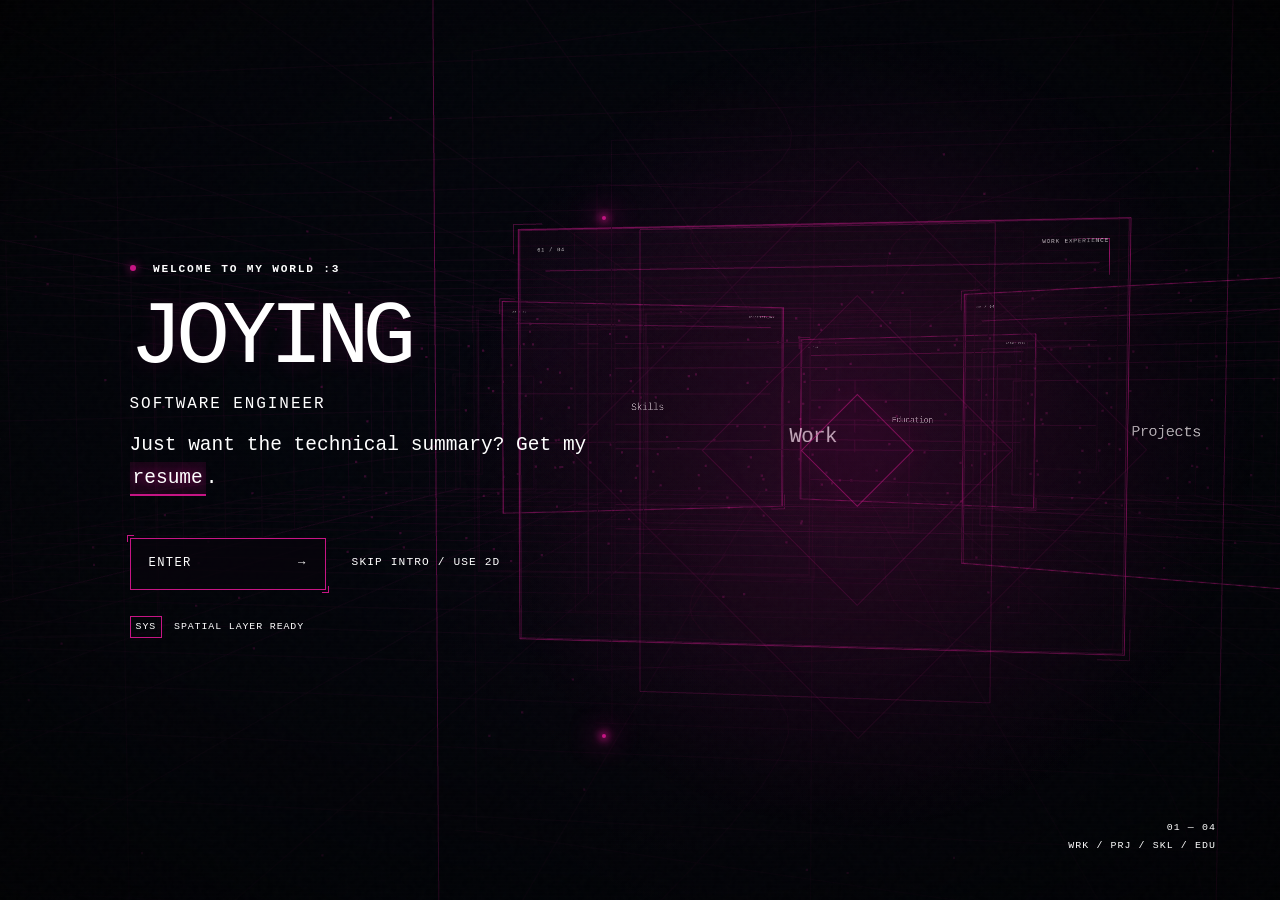
<file: index.html>
<!doctype html>
<html lang="en" class="no-js">
  <head>
    <meta charset="UTF-8" />
    <meta name="viewport" content="width=device-width, initial-scale=1, viewport-fit=cover" />
    <meta name="theme-color" content="#020307" />
    <meta
      name="description"
      content="Joying is a creative developer building atmospheric, accessible digital experiences where interaction, motion, and code meet."
    />
    <meta property="og:type" content="website" />
    <meta property="og:title" content="Joying" />
    <meta
      property="og:description"
      content="A guided digital gallery of selected work, projects, skills, and education."
    />
    <meta property="og:image" content="https://joying-yang.github.io/assets/og-card.png?v=20260818" />
    <meta property="og:image:width" content="1200" />
    <meta property="og:image:height" content="630" />
    <meta property="og:image:alt" content="Joying's cyberpunk digital portfolio gallery" />
    <meta name="twitter:card" content="summary_large_image" />
    <meta name="twitter:title" content="Joying" />
    <meta
      name="twitter:description"
      content="A guided digital gallery of selected work, projects, skills, and education."
    />
    <meta name="twitter:image" content="https://joying-yang.github.io/assets/og-card.png?v=20260818" />
    <meta name="twitter:image:alt" content="Joying's cyberpunk digital portfolio gallery" />
    <title>Joying</title>
    <link rel="canonical" href="https://joying-yang.github.io/" />
    <link rel="icon" href="assets/favicon.svg" type="image/svg+xml" />
    <link rel="manifest" href="site.webmanifest" />
    <link rel="stylesheet" href="styles.css" />
    <script type="application/ld+json">
      {
        "@context": "https://schema.org",
        "@type": "Person",
        "name": "Joying",
        "jobTitle": "Creative Developer",
        "description": "Creative developer focused on accessible, atmospheric digital experiences."
      }
    </script>
  </head>
  <body data-state="gate" data-mode="3d" data-active="work">
    <svg class="svg-filter-definitions" width="0" height="0" aria-hidden="true" focusable="false">
      <defs>
        <!-- road_flagged.png is an opaque RGB image. Preserve its neon color
             while converting the baked-in near-black canvas to transparency. -->
        <filter id="road-dark-to-alpha" color-interpolation-filters="sRGB">
          <feColorMatrix
            type="matrix"
            values="1 0 0 0 0
                    0 1 0 0 0
                    0 0 1 0 0
                    .8504 2.8608 .2888 0 -.04"
          />
        </filter>
        <filter id="education-logo-accent" x="-10%" y="-10%" width="120%" height="120%" color-interpolation-filters="sRGB">
          <feFlood class="accent-filter-flood" result="accent-fill" />
          <feComposite in="accent-fill" in2="SourceAlpha" operator="in" />
        </filter>
        <filter id="cal-outline-accent" x="-10%" y="-10%" width="120%" height="120%" color-interpolation-filters="sRGB">
          <!-- Select the original gold pixels (high red + green, low blue),
               then use that selection as the alpha mask for the pink tint. -->
          <feColorMatrix
            in="SourceGraphic"
            type="matrix"
            values="0 0 0 0 0
                    0 0 0 0 0
                    0 0 0 0 0
                    1 1 -2 0 -.3"
            result="cal-gold-mask"
          />
          <feComposite in="cal-gold-mask" in2="SourceAlpha" operator="in" result="cal-outline-mask" />
          <feFlood class="accent-filter-flood" result="cal-accent-fill" />
          <feComposite in="cal-accent-fill" in2="cal-outline-mask" operator="in" />
        </filter>
      </defs>
    </svg>

    <a class="skip-link" href="#portfolio-main">Skip to portfolio content</a>

    <canvas id="scene" class="scene" aria-hidden="true" tabindex="-1"></canvas>
    <div class="atmosphere" aria-hidden="true">
      <span class="atmosphere__glow atmosphere__glow--a"></span>
      <span class="atmosphere__glow atmosphere__glow--b"></span>
    </div>

    <section class="entry-gate" id="entry-gate" aria-labelledby="gate-title">
      <div class="gate-orbit" aria-hidden="true">
        <span></span><span></span><span></span>
      </div>
      <div class="gate-copy">
        <p class="eyebrow"><span class="signal-dot"></span> Welcome to my world :3</p>
        <h1 id="gate-title" class="wordmark" aria-label="Joying">JOYING</h1>
        <p class="gate-role">Software Engineer</p>
        <p class="gate-statement">
          Just want the technical summary? Get my
          <a
            class="gate-resume-link"
            href="assets/joying_resume.pdf"
            download="joying_resume.pdf"
            title="Download Joying's resume as a PDF"
          >resume</a>.
        </p>
        <div class="gate-actions">
          <button class="action" id="enter-button" type="button">
            <span>Enter</span><span aria-hidden="true">→</span>
          </button>
          <button class="text-action" id="skip-2d-button" type="button">Skip intro / use 2D</button>
        </div>
        <p class="capability-note" id="capability-note" role="status">
          <span aria-hidden="true">SYS</span> Preparing spatial layer
        </p>
      </div>
      <div class="gate-index" aria-hidden="true">
        <span>01 — 04</span>
        <span>WRK / PRJ / SKL / EDU</span>
      </div>
    </section>

    <noscript>
      <p class="noscript-note">JavaScript is off. The complete portfolio is presented in its accessible linear form.</p>
    </noscript>

    <div class="experience" id="experience">
      <header class="identity-hud">
        <a class="mini-wordmark" href="index.html" aria-label="Return to entry">JOYING</a>
        <div class="identity-copy">
          <p class="identity-role">Software Engineer</p>
          <nav class="identity-actions" aria-label="Contact and resume">
            <a href="mailto:joyingyangg@gmail.com"><span aria-hidden="true">@</span><span>Email</span></a>
            <a href="assets/joying_resume.pdf" download="joying_resume.pdf"><span aria-hidden="true">↓</span><span>Resume</span></a>
          </nav>
        </div>
      </header>

      <nav class="section-nav" aria-label="Portfolio sections">
        <p class="nav-label">Index / 04</p>
        <ol>
          <li>
            <a href="#work" data-section-link="work">
              <span class="nav-arrow" aria-hidden="true">›</span><span class="nav-number">01</span><span>Work</span>
            </a>
          </li>
          <li>
            <a href="#projects" data-section-link="projects">
              <span class="nav-arrow" aria-hidden="true">›</span><span class="nav-number">02</span><span>Projects</span>
            </a>
          </li>
          <li>
            <a href="#skills" data-section-link="skills">
              <span class="nav-arrow" aria-hidden="true">›</span><span class="nav-number">03</span><span>Skills</span>
            </a>
          </li>
          <li>
            <a href="#education" data-section-link="education">
              <span class="nav-arrow" aria-hidden="true">›</span><span class="nav-number">04</span><span>Education</span>
            </a>
          </li>
        </ol>
        <div class="nav-status" aria-hidden="true">
          <p>Status</p>
          <strong>Keep exploring.</strong>
          <div class="portal-mini"><span></span></div>
        </div>
      </nav>

      <div class="system-status" aria-hidden="true">
        <span id="system-clock">00:00:00</span>
        <span>LVL <b id="level-number">01</b></span>
      </div>

      <main class="portfolio-main" id="portfolio-main" tabindex="-1">
        <h1 class="sr-only" id="view-title">Joying — Portfolio</h1>



        <section class="content-panel content-panel--paged is-active" id="work" data-section="work" aria-labelledby="work-title">
          <span class="corner corner--tl" aria-hidden="true"></span>
          <span class="corner corner--tr" aria-hidden="true"></span>
          <span class="corner corner--bl" aria-hidden="true"></span>
          <span class="corner corner--br" aria-hidden="true"></span>
          <div class="panel-teaser" aria-hidden="true">
            <p><span>01 / 04</span><span>Work Experience</span></p>
            <strong>Work</strong>
            <i>Approach <b>→</b></i>
          </div>
          <div class="panel-scroll">
            <div class="panel-header">
              <p class="panel-index">01 / 04 <span>Work Experience</span></p>
            </div>
            <h2 id="work-title" class="sr-only" tabindex="-1">Work Experience</h2>

            <div class="section-page-stage work-timeline-stage" id="work-timeline">
              <article class="section-page work-timeline-page is-selected" aria-label="Work experience route">
                <p class="work-timeline__instruction"><span>Route // 2022—Now</span><span>Select a beacon.</span></p>

                <div class="work-timeline__artboard">
                  <img class="work-timeline__road" src="assets/road_flagged.png" width="2172" height="724" alt="" aria-hidden="true" />
                  <div class="work-timeline__kirbs-track" aria-hidden="true">
                    <div class="work-timeline__kirbs-runner">
                      <img class="work-timeline__kirbs" src="assets/kirbs-animated.gif" width="512" height="512" alt="" draggable="false" decoding="async" />
                    </div>
                  </div>

                  <ol class="work-timeline__stops" aria-label="Work experience timeline and suggestions contact">
                    <li class="work-stop" data-work-stop data-work-company="Tesla">
                      <button class="work-stop__trigger" type="button" data-work-stop-trigger aria-expanded="false" aria-controls="work-stop-tesla-panel">
                        <span class="work-stop__action" aria-hidden="true">+</span>
                      </button>
                      <section class="work-stop__panel" id="work-stop-tesla-panel" data-work-stop-panel role="region" aria-labelledby="work-stop-tesla-title">
                        <button class="work-stop__close" type="button" data-work-stop-close aria-label="Close Tesla experience details"><span aria-hidden="true">×</span></button>
                        <div class="work-stop__heading">
                          <img src="assets/tesla_logo.png" width="1600" height="1600" alt="" />
                          <div><h3 id="work-stop-tesla-title">Tesla</h3></div>
                        </div>
                        <p class="work-stop__role">Software Engineering Intern</p>
                        <p class="work-stop__time"><time datetime="2022-06">Summer 2022</time><span>Reno, NV</span></p>
                        <p class="work-stop__summary">Got a cool free Cybertruck (Hotwheel).</p>
                      </section>
                    </li>

                    <li class="work-stop work-stop--apple" data-work-stop data-work-company="Apple">
                      <button class="work-stop__trigger" type="button" data-work-stop-trigger aria-expanded="false" aria-controls="work-stop-apple-panel">
                        <span class="work-stop__action" aria-hidden="true">+</span>
                      </button>
                      <section class="work-stop__panel" id="work-stop-apple-panel" data-work-stop-panel role="region" aria-labelledby="work-stop-apple-title">
                        <button class="work-stop__close" type="button" data-work-stop-close aria-label="Close Apple experience details"><span aria-hidden="true">×</span></button>
                        <div class="work-stop__heading">
                          <img src="assets/apple_logo.png" width="568" height="675" alt="" />
                          <div><h3 id="work-stop-apple-title">Apple</h3></div>
                        </div>
                        <p class="work-stop__role">Software Engineering Intern</p>
                        <p class="work-stop__time"><span><time datetime="2023-06">Summer 2023</time> + <time datetime="2024-06">2024</time></span><span>Cupertino, CA</span></p>
                        <p class="work-stop__summary">Xcode engineering, pre-Claude.</p>
                      </section>
                    </li>

                    <li class="work-stop work-stop--meta" data-work-stop data-work-company="Meta">
                      <button class="work-stop__trigger" type="button" data-work-stop-trigger aria-expanded="false" aria-controls="work-stop-meta-panel">
                        <span class="work-stop__action" aria-hidden="true">+</span>
                      </button>
                      <section class="work-stop__panel" id="work-stop-meta-panel" data-work-stop-panel role="region" aria-labelledby="work-stop-meta-title">
                        <button class="work-stop__close" type="button" data-work-stop-close aria-label="Close Meta experience details"><span aria-hidden="true">×</span></button>
                        <div class="work-stop__heading">
                          <img src="assets/meta_logo.png" width="1567" height="1041" alt="" />
                          <div><h3 id="work-stop-meta-title">Meta</h3></div>
                        </div>
                        <p class="work-stop__role">Software Engineer · Instagram Stories</p>
                        <p class="work-stop__time"><span><time datetime="2025-08">Aug 2025</time>—Present</span><span>Menlo Park, CA</span></p>
                        <p class="work-stop__summary">Mobile development beast, raised by Claude.</p>
                      </section>
                    </li>

                    <li class="work-stop work-stop--suggestions" data-work-stop data-work-company="Suggestions" data-work-label="suggestions and email contact">
                      <button class="work-stop__trigger" type="button" data-work-stop-trigger aria-expanded="false" aria-controls="work-stop-suggestions-panel">
                        <span class="work-stop__action" aria-hidden="true">+</span>
                      </button>
                      <section class="work-stop__panel" id="work-stop-suggestions-panel" data-work-stop-panel role="region" aria-labelledby="work-stop-suggestions-title">
                        <button class="work-stop__close" type="button" data-work-stop-close aria-label="Close suggestions and email contact"><span aria-hidden="true">×</span></button>
                        <div class="work-stop__heading work-stop__heading--contact">
                          <div><h3 id="work-stop-suggestions-title">Suggestions?</h3></div>
                        </div>
                        <a class="work-stop__email" href="mailto:joyingyangg@gmail.com"><span>Email.</span><span aria-hidden="true">→</span></a>
                      </section>
                    </li>
                  </ol>
                </div>
              </article>
            </div>
          </div>
        </section>

        <section class="content-panel content-panel--paged" id="projects" data-section="projects" aria-labelledby="projects-title" hidden>
          <span class="corner corner--tl" aria-hidden="true"></span>
          <span class="corner corner--tr" aria-hidden="true"></span>
          <span class="corner corner--bl" aria-hidden="true"></span>
          <span class="corner corner--br" aria-hidden="true"></span>
          <div class="panel-teaser" aria-hidden="true">
            <p><span>02 / 04</span><span>SYSTEM_ARCHIVE</span></p>
            <strong>Projects</strong>
            <i>Approach <b>→</b></i>
          </div>
          <div class="panel-scroll">
            <div class="panel-header">
              <p class="panel-index">02 / 04 <span>Projects</span></p>
            </div>
            <h2 id="projects-title" class="sr-only" tabindex="-1">Selected projects</h2>

            <div class="section-page-stage project-stage">
              <div class="project-directory">
                <div class="project-directory__grid" aria-label="All projects">
                  <article class="project-tile">
                    <div class="project-tile__content">
                      <h3>Flexcar</h3>
                      <p>One service workspace connecting vehicle reports, prioritized tasks, and repair details.</p>
                      <ul class="project-tile__skills" aria-label="Flexcar skills"><li>PostgreSQL</li><li>Java Spring</li><li>TypeScript</li><li>React Native</li><li>Docker</li></ul>
                    </div>
                  </article>

                  <article class="project-tile">
                    <div class="project-tile__content">
                      <h3>PintOS</h3>
                      <p>An x86 operating system supporting multithreading, user programs, system calls, and a Unix-style file system.</p>
                      <ul class="project-tile__skills" aria-label="PintOS skills"><li>x86</li><li>Operating systems</li><li>Multithreading</li><li>System calls</li><li>File systems</li></ul>
                    </div>
                  </article>

                  <article class="project-tile">
                    <div class="project-tile__content">
                      <h3>Prove</h3>
                      <p>Real-time identity traffic monitoring designed to surface anomalous authentication events sooner.</p>
                      <ul class="project-tile__skills" aria-label="Prove skills"><li>Kafka</li><li>Anomaly detection</li><li>Statistical modeling</li><li>Streaming analytics</li><li>Full-stack</li></ul>
                    </div>
                  </article>

                  <article class="project-tile">
                    <div class="project-tile__content">
                      <h3>Tailorbird</h3>
                      <p>An AI-assisted property inspection workflow for faster, more consistent furniture assessments.</p>
                      <ul class="project-tile__skills" aria-label="Tailorbird skills"><li>GraphQL</li><li>React</li><li>Python</li><li>Tesseract OCR</li><li>OpenCV</li></ul>
                    </div>
                  </article>

                  <article class="project-tile">
                    <div class="project-tile__content">
                      <h3>League Predictor</h3>
                      <p>A match-state model predicting League of Legends outcomes from the first ten minutes of play.</p>
                      <ul class="project-tile__skills" aria-label="League Predictor skills"><li>Logistic regression</li><li>Classification</li><li>Machine learning</li><li>Match-state modeling</li></ul>
                    </div>
                  </article>

                  <article class="project-tile">
                    <div class="project-tile__content">
                      <h3>Music Generation</h3>
                      <p>A generative-music system using genetic algorithms, Rust, and Orca to explore computational creativity.</p>
                      <ul class="project-tile__skills" aria-label="Music Generation skills"><li>Rust</li><li>Orca</li><li>Genetic algorithms</li><li>Computational creativity</li></ul>
                      <a class="project-tile__link" href="https://github.com/joying-yang/ga-music-generation" target="_blank" rel="noopener noreferrer"><span>Visit project</span><span aria-hidden="true">↗</span><span class="sr-only"> (opens in a new tab)</span></a>
                    </div>
                  </article>
                  <article class="project-tile">
                    <div class="project-tile__content">
                      <h3>Newspaper Delivery</h3>
                      <p>Bootstrapped school newspaper into digital format.</p>
                      <ul class="project-tile__skills" aria-label="Newspaper Delivery skills"><li>HTML</li><li>CSS</li><li>Javascript</li></ul>
                      <a class="project-tile__link" href="https://github.com/joying-yang/VikingsDev.github.io" target="_blank" rel="noopener noreferrer"><span>Visit project</span><span aria-hidden="true">↗</span><span class="sr-only"> (opens in a new tab)</span></a>
                    </div>
                  </article>

                  <article class="project-tile">
                    <div class="project-tile__content">
                      <h3>More to Come</h3>
                      <p>Have an idea? Reach out.</p>
                      <ul class="project-tile__skills" aria-label="More to Come skills"><li>Technology</li><li>Method</li><li>Outcome</li></ul>
                    </div>
                  </article>
                </div>
              </div>
            </div>
          </div>
        </section>

        <section class="content-panel content-panel--paged" id="skills" data-section="skills" aria-labelledby="skills-title" hidden>
          <span class="corner corner--tl" aria-hidden="true"></span>
          <span class="corner corner--tr" aria-hidden="true"></span>
          <span class="corner corner--bl" aria-hidden="true"></span>
          <span class="corner corner--br" aria-hidden="true"></span>
          <div class="panel-teaser" aria-hidden="true">
            <p><span>03 / 04</span><span>CAPABILITY_MAP</span></p>
            <strong>Skills</strong>
            <i>Approach <b>→</b></i>
          </div>
          <div class="panel-scroll">
            <div class="panel-header">
              <p class="panel-index">03 / 04 <span>Skills</span></p>
              <div class="panel-header-tools">
                <p class="panel-page-count">Layer <strong id="skill-page-count">01 / 03</strong></p>
              </div>
            </div>

            <div class="skill-overview">
              <div>
                <h2 id="skills-title" tabindex="-1">
                  <span>Acquired from deployed projects and work experience.</span>
                </h2>
              </div>
            </div>

            <div class="skill-page-selector" role="group" aria-label="Choose a capability layer">
              <button type="button" data-skill-page-select="0" aria-pressed="true" aria-controls="skill-page-interface" disabled>
                <span>01</span><strong>Interface</strong><small>08 nodes</small>
              </button>
              <button type="button" data-skill-page-select="1" aria-pressed="false" aria-controls="skill-page-systems" disabled>
                <span>02</span><strong>Systems</strong><small>08 nodes</small>
              </button>
              <button type="button" data-skill-page-select="2" aria-pressed="false" aria-controls="skill-page-delivery" disabled>
                <span>03</span><strong>Delivery</strong><small>08 nodes</small>
              </button>
            </div>

            <div class="section-page-stage skill-page-stage" id="skill-page-stage">
              <section class="section-page skill-page is-selected" id="skill-page-interface" data-skill-page-index="0" data-page-label="Interface and mobile">
                <header class="skill-page__header">
                  <p><span>Layer 01</span><span>08 technologies</span></p>
                  <div><h3 id="skill-group-interface">Interface &amp; mobile</h3></div>
                </header>
                <ul class="skill-list" aria-labelledby="skill-group-interface">
                  <li class="skill-item skill-item--primary" data-skill-node="javascript"><div class="skill-item__control"><span class="skill-item__mark" aria-hidden="true"><img src="assets/JavaScript-logo.png" alt="" width="960" height="960" /></span><span class="skill-item__copy"><strong>JavaScript</strong><small>Interface language</small></span></div></li>
                  <li class="skill-item" data-skill-node="typescript"><div class="skill-item__control"><span class="skill-item__mark" aria-hidden="true"><img src="assets/Typescript_logo_2020.svg.webp" alt="" width="3840" height="3840" /></span><span class="skill-item__copy"><strong>TypeScript</strong><small>Typed language</small></span></div></li>
                  <li class="skill-item skill-item--tertiary" data-skill-node="react"><div class="skill-item__control"><span class="skill-item__mark" aria-hidden="true"><img src="assets/React.svg.webp" alt="" width="3840" height="3456" /></span><span class="skill-item__copy"><strong>React</strong><small>UI framework</small></span></div></li>
                  <li class="skill-item skill-item--primary" data-skill-node="html"><div class="skill-item__control"><span class="skill-item__mark" aria-hidden="true"><img src="assets/html_logo.webp" alt="" width="400" height="400" /></span><span class="skill-item__copy"><strong>HTML</strong><small>Web foundation</small></span></div></li>
                  <li class="skill-item skill-item--tertiary" data-skill-node="swift"><div class="skill-item__control"><span class="skill-item__mark" aria-hidden="true"><img src="assets/swift_logo.png" alt="" width="512" height="512" /></span><span class="skill-item__copy"><strong>Swift</strong><small>Native language</small></span></div></li>
                  <li class="skill-item" data-skill-node="xcode"><div class="skill-item__control"><span class="skill-item__mark" aria-hidden="true"><img src="assets/xcode_logo.webp" alt="" width="512" height="512" /></span><span class="skill-item__copy"><strong>Xcode</strong><small>Apple toolchain</small></span></div></li>
                  <li class="skill-item skill-item--tertiary" data-skill-node="kotlin"><div class="skill-item__control"><span class="skill-item__mark" aria-hidden="true"><img src="assets/kotlin_logo.png" alt="" width="2000" height="2000" /></span><span class="skill-item__copy"><strong>Kotlin</strong><small>Application language</small></span></div></li>
                  <li class="skill-item skill-item--primary" data-skill-node="java"><div class="skill-item__control"><span class="skill-item__mark" aria-hidden="true"><img src="assets/java_logo.svg" alt="" width="2500" height="2500" /></span><span class="skill-item__copy"><strong>Java</strong><small>Application language</small></span></div></li>
                </ul>
              </section>

              <section class="section-page skill-page" id="skill-page-systems" data-skill-page-index="1" data-page-label="Applications and systems" hidden>
                <header class="skill-page__header">
                  <p><span>Layer 02</span><span>08 technologies</span></p>
                  <div><h3 id="skill-group-systems">Applications &amp; systems</h3></div>
                </header>
                <ul class="skill-list" aria-labelledby="skill-group-systems">
                  <li class="skill-item skill-item--primary" data-skill-node="python"><div class="skill-item__control"><span class="skill-item__mark" aria-hidden="true"><img src="assets/Python-logo-notext.svg.webp" alt="" width="250" height="250" /></span><span class="skill-item__copy"><strong>Python</strong><small>General language</small></span></div></li>
                  <li class="skill-item" data-skill-node="flask"><div class="skill-item__control"><span class="skill-item__mark" aria-hidden="true"><img src="assets/flask_logo.svg" alt="" width="512" height="512" /></span><span class="skill-item__copy"><strong>Flask</strong><small>Web framework</small></span></div></li>
                  <li class="skill-item skill-item--tertiary" data-skill-node="django"><div class="skill-item__control"><span class="skill-item__mark" aria-hidden="true"><img src="assets/django_logo.svg" alt="" width="1963" height="2500" /></span><span class="skill-item__copy"><strong>Django</strong><small>Web framework</small></span></div></li>
                  <li class="skill-item" data-skill-node="spring"><div class="skill-item__control"><span class="skill-item__mark" aria-hidden="true"><img src="assets/spring_logo.png" alt="" width="2400" height="2401" /></span><span class="skill-item__copy"><strong>Spring</strong><small>Service framework</small></span></div></li>
                  <li class="skill-item skill-item--tertiary" data-skill-node="opencv"><div class="skill-item__control"><span class="skill-item__mark" aria-hidden="true"><img src="assets/opencv_logo.webp" alt="" width="512" height="512" /></span><span class="skill-item__copy"><strong>OpenCV</strong><small>Computer vision</small></span></div></li>
                  <li class="skill-item skill-item--primary" data-skill-node="c"><div class="skill-item__control"><span class="skill-item__mark" aria-hidden="true"><img src="assets/C_Logo.png" alt="" width="360" height="405" /></span><span class="skill-item__copy"><strong>C</strong><small>Systems language</small></span></div></li>
                  <li class="skill-item skill-item--tertiary" data-skill-node="rust"><div class="skill-item__control"><span class="skill-item__mark" aria-hidden="true"><img src="assets/rust_logo.webp" alt="" width="1280" height="1280" /></span><span class="skill-item__copy"><strong>Rust</strong><small>Systems language</small></span></div></li>
                  <li class="skill-item skill-item--primary" data-skill-node="linux"><div class="skill-item__control"><span class="skill-item__mark" aria-hidden="true"><img src="assets/linux_logo.png" alt="" width="800" height="600" /></span><span class="skill-item__copy"><strong>Linux</strong><small>Runtime platform</small></span></div></li>
                </ul>
              </section>

              <section class="section-page skill-page" id="skill-page-delivery" data-skill-page-index="2" data-page-label="Data and delivery" hidden>
                <header class="skill-page__header">
                  <p><span>Layer 03</span><span>08 technologies</span></p>
                  <div><h3 id="skill-group-delivery">Data &amp; delivery</h3></div>
                </header>
                <ul class="skill-list" aria-labelledby="skill-group-delivery">
                  <li class="skill-item" data-skill-node="sql"><div class="skill-item__control"><span class="skill-item__mark" aria-hidden="true"><img src="assets/sql_logo.webp" alt="" width="3840" height="3840" /></span><span class="skill-item__copy"><strong>SQL</strong><small>Query language</small></span></div></li>
                  <li class="skill-item skill-item--primary" data-skill-node="postgresql"><div class="skill-item__control"><span class="skill-item__mark" aria-hidden="true"><img src="assets/postgresql_logo.webp" alt="" width="1280" height="1320" /></span><span class="skill-item__copy"><strong>PostgreSQL</strong><small>Database</small></span></div></li>
                  <li class="skill-item skill-item--tertiary" data-skill-node="graphql"><div class="skill-item__control"><span class="skill-item__mark" aria-hidden="true"><img src="assets/GraphQL_Logo.svg.webp" alt="" width="3840" height="3840" /></span><span class="skill-item__copy"><strong>GraphQL</strong><small>Data interface</small></span></div></li>
                  <li class="skill-item" data-skill-node="kafka"><div class="skill-item__control"><span class="skill-item__mark" aria-hidden="true"><img src="assets/kafka_logo.png" alt="" width="800" height="600" /></span><span class="skill-item__copy"><strong>Kafka</strong><small>Event streaming</small></span></div></li>
                  <li class="skill-item skill-item--primary" data-skill-node="git"><div class="skill-item__control"><span class="skill-item__mark" aria-hidden="true"><img src="assets/git_logo.webp" alt="" width="3840" height="3840" /></span><span class="skill-item__copy"><strong>Git</strong><small>Version control</small></span></div></li>
                  <li class="skill-item" data-skill-node="docker"><div class="skill-item__control"><span class="skill-item__mark" aria-hidden="true"><img src="assets/docker_logo.png" alt="" width="1346" height="1063" /></span><span class="skill-item__copy"><strong>Docker</strong><small>Containers</small></span></div></li>
                  <li class="skill-item skill-item--tertiary" data-skill-node="kubernetes"><div class="skill-item__control"><span class="skill-item__mark" aria-hidden="true"><img src="assets/kubernetes_logo.webp" alt="" width="960" height="933" /></span><span class="skill-item__copy"><strong>Kubernetes</strong><small>Orchestration</small></span></div></li>
                  <li class="skill-item skill-item--primary" data-skill-node="jenkins"><div class="skill-item__control"><span class="skill-item__mark" aria-hidden="true"><img src="assets/Jenkins_logo.svg.webp" alt="" width="1920" height="2651" /></span><span class="skill-item__copy"><strong>Jenkins</strong><small>Delivery automation</small></span></div></li>
                </ul>
              </section>
            </div>
          </div>
        </section>
        <section class="content-panel content-panel--paged" id="education" data-section="education" aria-labelledby="education-title" hidden>
          <span class="corner corner--tl" aria-hidden="true"></span>
          <span class="corner corner--tr" aria-hidden="true"></span>
          <span class="corner corner--bl" aria-hidden="true"></span>
          <span class="corner corner--br" aria-hidden="true"></span>
          <div class="panel-teaser" aria-hidden="true">
            <p><span>04 / 04</span><span>ORIGIN_POINT</span></p>
            <strong>Education</strong>
            <i>Approach <b>→</b></i>
          </div>
          <div class="panel-scroll">
            <div class="panel-header">
              <p class="panel-index">04 / 04 <span>Education</span></p>
            </div>
            <h2 id="education-title" class="sr-only" tabindex="-1">Education</h2>
            <div class="section-page-stage education-page-stage">
              <article class="section-page education-page">
                <h3 class="sr-only">Education overview</h3>
                <div class="education-meta">
                  <div class="education-logo-slot" aria-hidden="true">
                    <img class="education-logo--cal" src="assets/cal_logo.png" width="500" height="398" alt="" />
                  </div>
                  <div class="education-meta__details">
                    <div>
                      <span>Institution</span>
                      <strong>University of California, Berkeley</strong>
                    </div>
                    <div>
                      <span>Program</span>
                      <strong>B.A. Computer Science</strong>
                    </div>
                    <div>
                      <span>GPA</span>
                      <strong>3.5</strong>
                    </div>
                    <div>
                      <span>Timeline</span>
                      <strong>2021 — 2025</strong>
                    </div>
                    <div>
                      <span>Location</span>
                      <strong>California, USA</strong>
                    </div>
                  </div>
                </div>
                <div class="education-meta">
                  <div class="education-logo-slot" aria-hidden="true">
                    <img src="assets/Peking-University-logo.png" width="2048" height="2048" alt="" />
                  </div>
                  <div class="education-meta__details">
                    <div>
                      <span>Institution</span>
                      <strong>Peking University</strong>
                    </div>
                    <div>
                      <span>Program</span>
                      <strong>International Exchange Student</strong>
                    </div>
                    <div>
                      <span>Timeline</span>
                      <strong>Spring 2025</strong>
                    </div>
                    <div>
                      <span>Location</span>
                      <strong>Beijing, China</strong>
                    </div>
                  </div>
                </div>
                <div class="tag-region tag-region--coursework">
                  <p>Selected coursework</p>
                  <ul class="tags" aria-label="Selected coursework">
                    <li>Operating Systems & Systems Programming</li><li>Database Systems</li><li>Natural Language Programming</li>
                    <li>Programming Languages and Compilers</li><li>Internet Architecture & Protocols</li><li>Computer Architecture</li>
                    <li>Efficient Algorithms & Intractable Problems</li><li>Computer Security</li><li>Artificial Intelligence</li>
                    <li>Data Structures & Algorithms</li><li>Structure & Interpretation of Computer Programs</li><li>Designing Information Systems</li>
                    <li>Principles & Techniques of Data Science</li>
                  </ul>
                </div>
                <div class="tag-region">
                  <p>Organizations</p>
                  <ul class="tags" aria-label="Organizations">
                    <li>Society of Women Engineers</li><li>Plextech @ Berkeley</li><li>WebDev @ Berkeley</li>
                  </ul>
                </div>
              </article>
            </div>
          </div>
        </section>

      </main>

      <div class="orientation" aria-label="Section navigation controls">
        <button class="orientation-button" id="previous-section" type="button" aria-label="Previous section" disabled><span aria-hidden="true">←</span><span>Previous</span></button>
        <button class="orientation-button" id="next-section" type="button" aria-label="Next section"><span>Next</span><span aria-hidden="true">→</span></button>
      </div>

      <div class="utility-bar" role="group" aria-label="Experience preferences">
        <button type="button" id="mode-toggle"><span aria-hidden="true">◇</span> <span>Use 2D mode</span></button>
        <button type="button" id="motion-toggle"><span aria-hidden="true">∿</span> <span>Motion: full</span></button>
      </div>
    </div>

    <div class="transition-veil" aria-hidden="true"><span></span></div>
    <div class="sr-only" id="live-region" aria-live="polite" aria-atomic="true"></div>

    <script defer src="script.js"></script>
  </body>
</html>
</file>
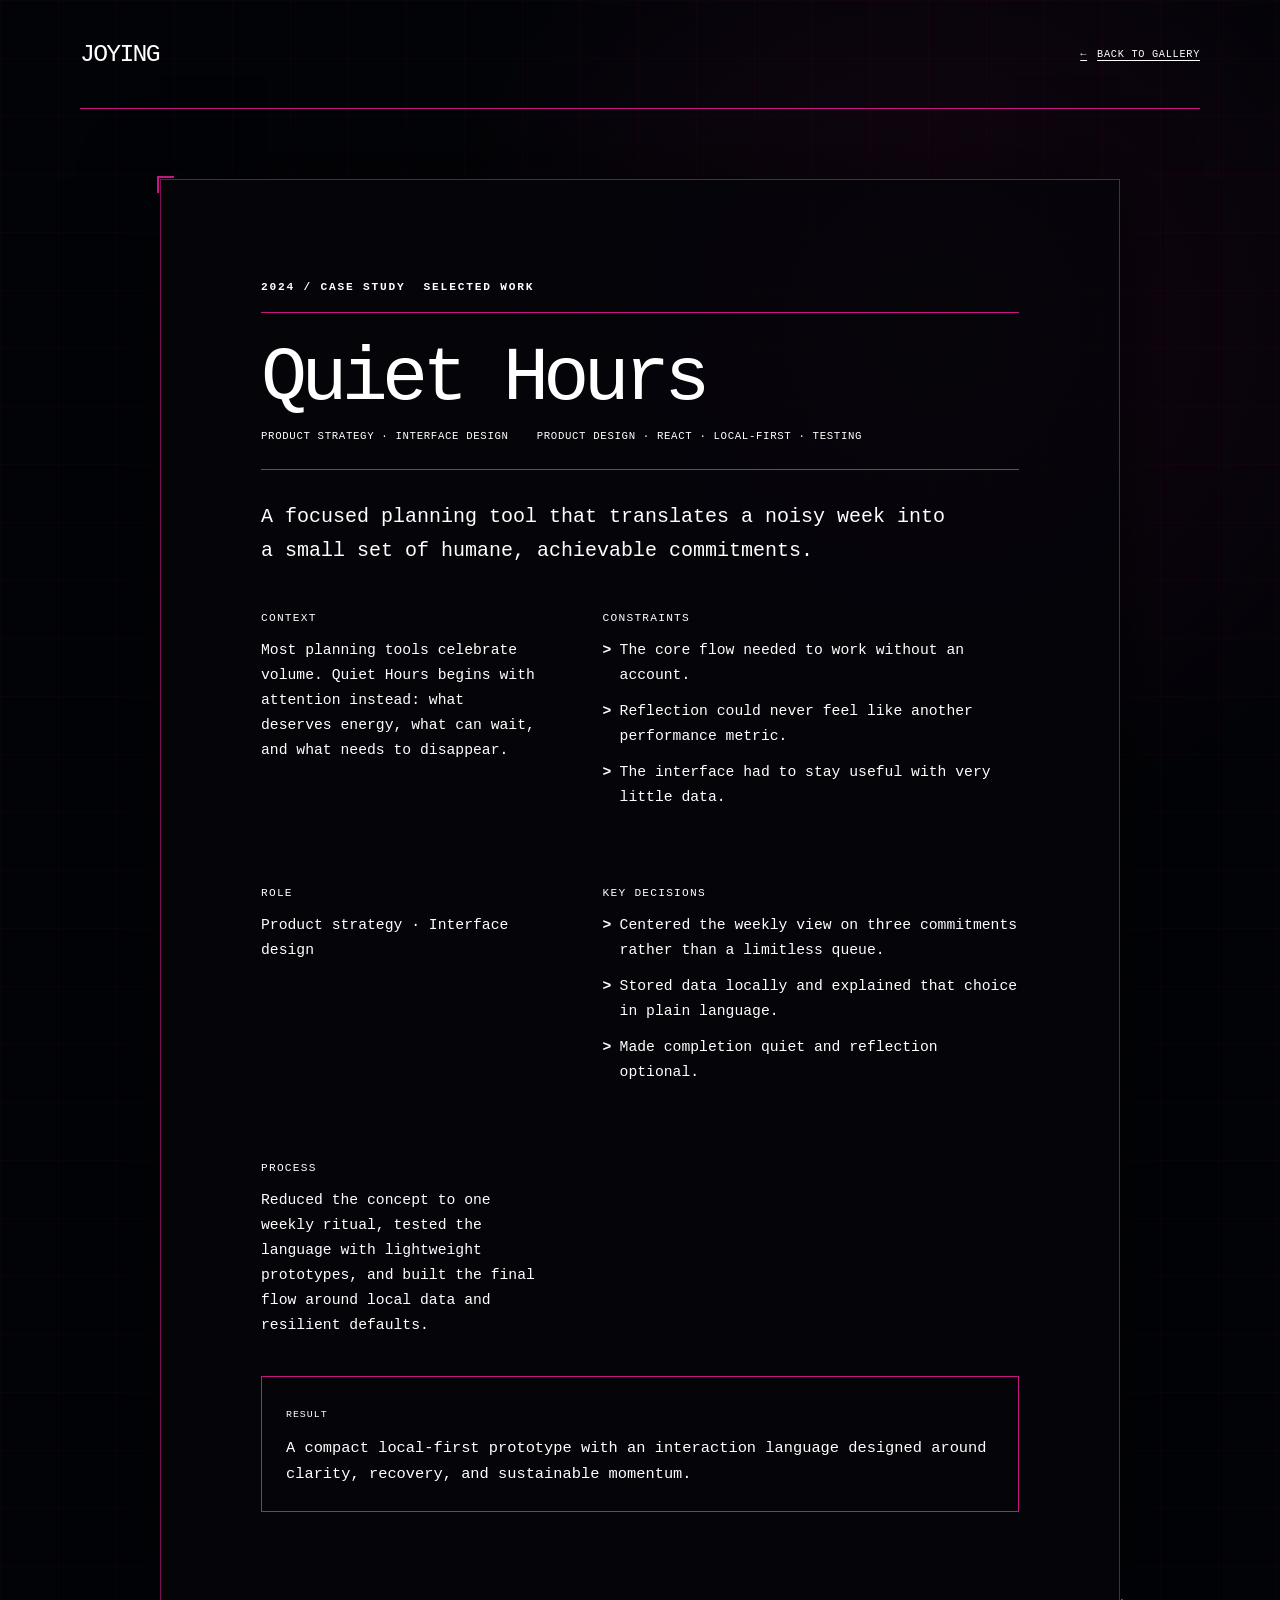
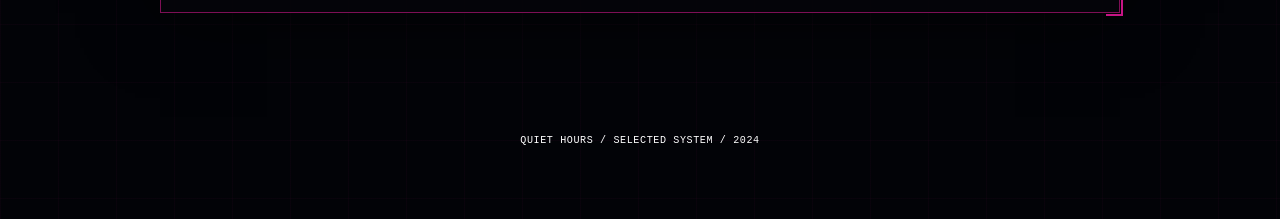
<file: projects/quiet-hours/index.html>
<!doctype html>
<html lang="en">
  <head>
    <meta charset="UTF-8" />
    <meta name="viewport" content="width=device-width, initial-scale=1" />
    <meta name="theme-color" content="#020307" />
    <meta name="description" content="Quiet Hours case study — a focused planning tool built around humane, achievable commitments." />
    <meta property="og:type" content="article" />
    <meta property="og:title" content="Quiet Hours — Joying" />
    <meta property="og:description" content="A focused planning tool that translates a noisy week into humane commitments." />
    <meta property="og:image" content="https://joying-yang.github.io/assets/og-card.png?v=20260818" />
    <title>Quiet Hours — Joying</title>
    <link rel="canonical" href="https://joying-yang.github.io/projects/quiet-hours/" />
    <link rel="icon" href="../../assets/favicon.svg" type="image/svg+xml" />
    <link rel="stylesheet" href="../../styles.css" />
    <script type="application/ld+json">
      {
        "@context": "https://schema.org",
        "@type": "SoftwareSourceCode",
        "name": "Quiet Hours",
        "dateCreated": "2024",
        "author": { "@type": "Person", "name": "Joying" },
        "description": "A focused planning tool that translates a noisy week into a small set of humane commitments."
      }
    </script>
  </head>
  <body class="case-page">
    <a class="skip-link" href="#case-study">Skip to case study</a>
    <header class="case-site-header">
      <a class="mini-wordmark" href="../../index.html" aria-label="Joying home">JOYING</a>
      <a class="back-link" href="../../index.html#projects"><span aria-hidden="true">←</span> Back to gallery</a>
    </header>
    <main class="standalone-case" id="case-study">
      <article class="case-study">
        <p class="panel-index"><span>2024 / CASE STUDY</span><span>SELECTED WORK</span></p>
        <h1>Quiet Hours</h1>
        <div class="case-meta"><span>Product strategy · Interface design</span><span>Product design · React · Local-first · Testing</span></div>
        <p class="case-intro">A focused planning tool that translates a noisy week into a small set of humane, achievable commitments.</p>
        <div class="case-grid">
          <section><h2 class="sr-only">Context</h2><h3 aria-hidden="true">Context</h3><p>Most planning tools celebrate volume. Quiet Hours begins with attention instead: what deserves energy, what can wait, and what needs to disappear.</p></section>
          <section><h2 class="sr-only">Constraints</h2><h3 aria-hidden="true">Constraints</h3><ul><li>The core flow needed to work without an account.</li><li>Reflection could never feel like another performance metric.</li><li>The interface had to stay useful with very little data.</li></ul></section>
          <section><h2 class="sr-only">Role</h2><h3 aria-hidden="true">Role</h3><p>Product strategy · Interface design</p></section>
          <section><h2 class="sr-only">Key decisions</h2><h3 aria-hidden="true">Key decisions</h3><ul><li>Centered the weekly view on three commitments rather than a limitless queue.</li><li>Stored data locally and explained that choice in plain language.</li><li>Made completion quiet and reflection optional.</li></ul></section>
          <section><h2 class="sr-only">Process</h2><h3 aria-hidden="true">Process</h3><p>Reduced the concept to one weekly ritual, tested the language with lightweight prototypes, and built the final flow around local data and resilient defaults.</p></section>
        </div>
        <div class="case-result"><span>Result</span><p>A compact local-first prototype with an interaction language designed around clarity, recovery, and sustainable momentum.</p></div>
      </article>
    </main>
    <footer class="case-footer">Quiet Hours / selected system / 2024</footer>
  </body>
</html>
</file>
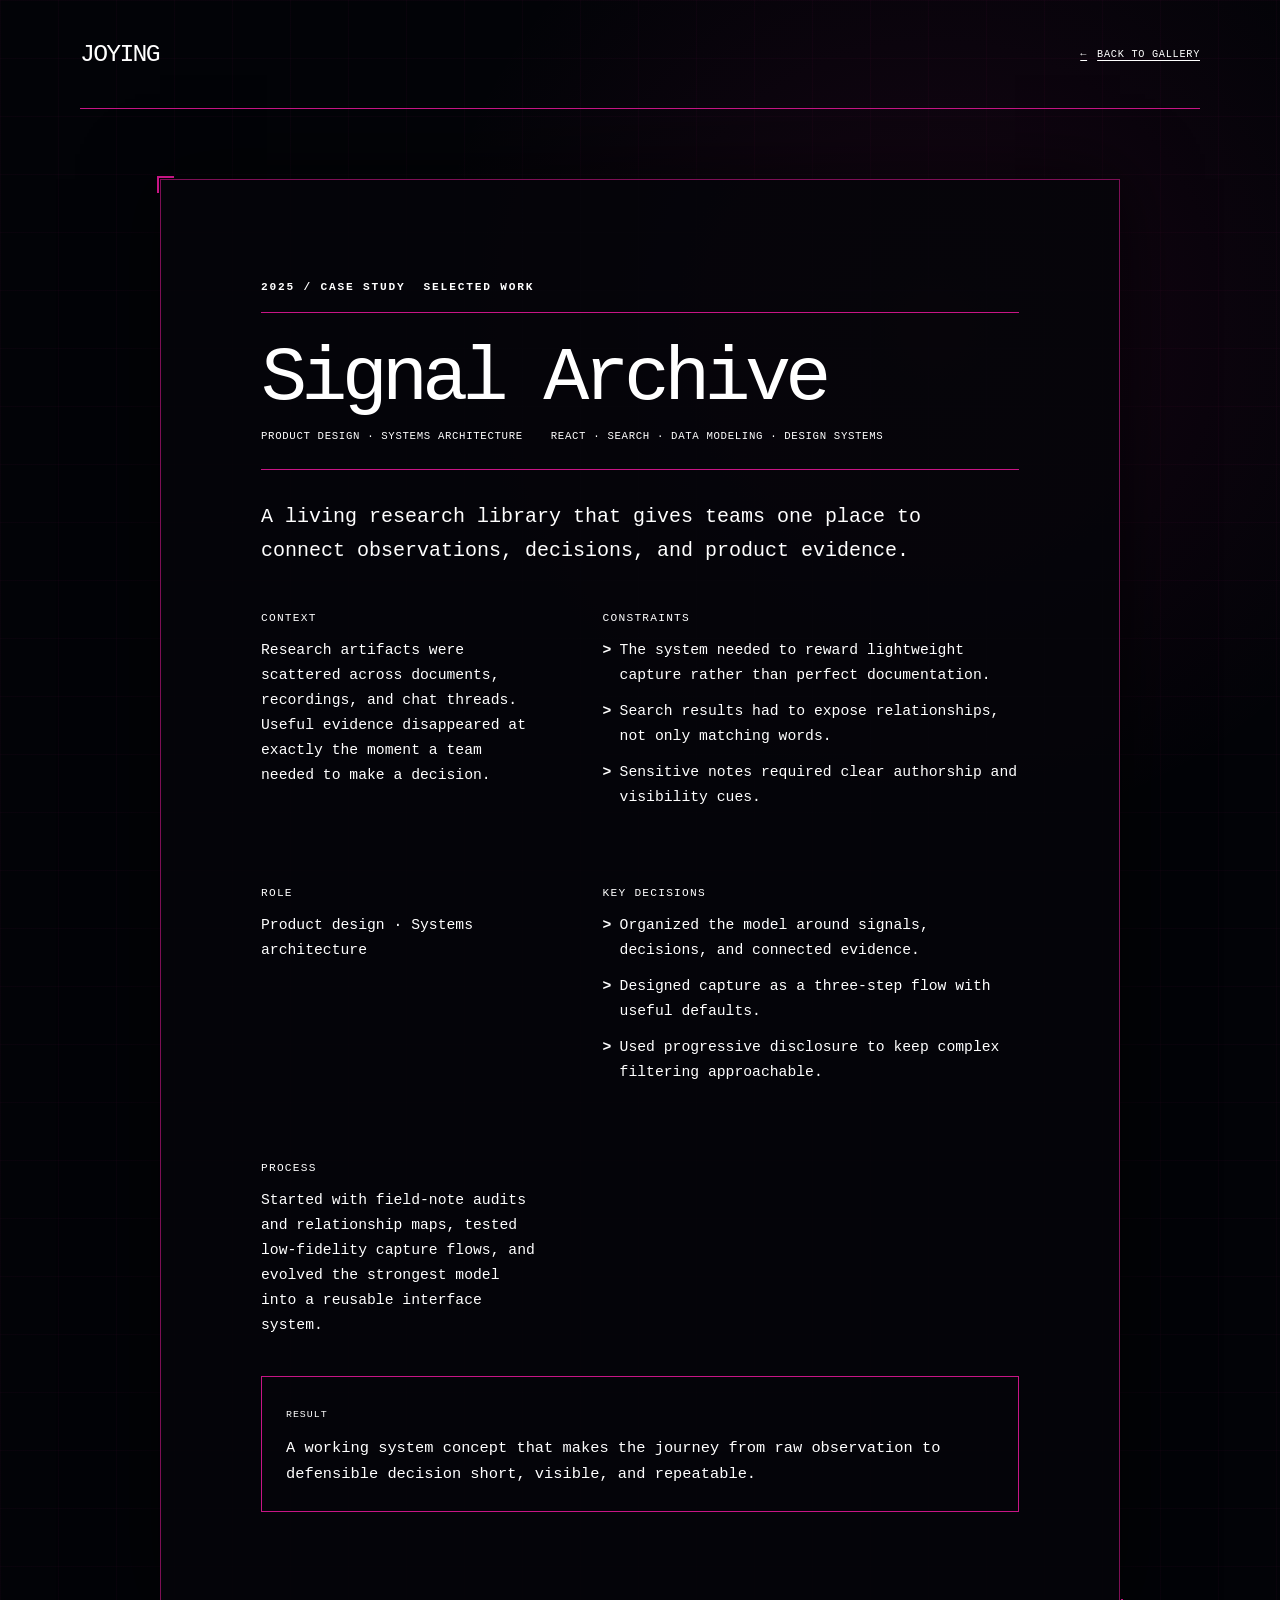
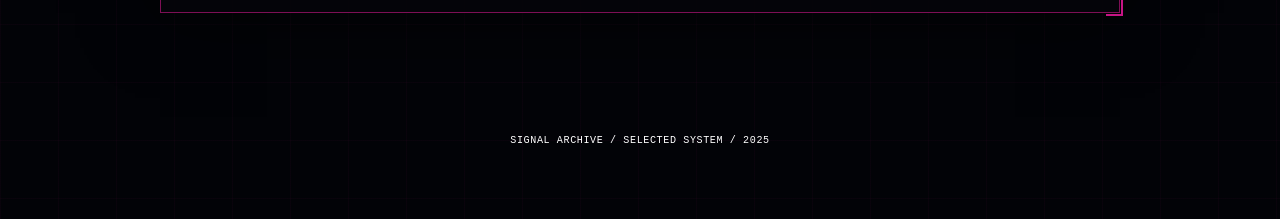
<file: projects/signal-archive/index.html>
<!doctype html>
<html lang="en">
  <head>
    <meta charset="UTF-8" />
    <meta name="viewport" content="width=device-width, initial-scale=1" />
    <meta name="theme-color" content="#020307" />
    <meta name="description" content="Signal Archive case study — a living research library connecting observations, decisions, and product evidence." />
    <meta property="og:type" content="article" />
    <meta property="og:title" content="Signal Archive — Joying" />
    <meta property="og:description" content="One place to connect observations, decisions, and product evidence." />
    <meta property="og:image" content="https://joying-yang.github.io/assets/og-card.png?v=20260818" />
    <title>Signal Archive — Joying</title>
    <link rel="canonical" href="https://joying-yang.github.io/projects/signal-archive/" />
    <link rel="icon" href="../../assets/favicon.svg" type="image/svg+xml" />
    <link rel="stylesheet" href="../../styles.css" />
    <script type="application/ld+json">
      {
        "@context": "https://schema.org",
        "@type": "SoftwareSourceCode",
        "name": "Signal Archive",
        "dateCreated": "2025",
        "author": { "@type": "Person", "name": "Joying" },
        "description": "A living research library that connects observations, decisions, and product evidence."
      }
    </script>
  </head>
  <body class="case-page">
    <a class="skip-link" href="#case-study">Skip to case study</a>
    <header class="case-site-header">
      <a class="mini-wordmark" href="../../index.html" aria-label="Joying home">JOYING</a>
      <a class="back-link" href="../../index.html#projects"><span aria-hidden="true">←</span> Back to gallery</a>
    </header>
    <main class="standalone-case" id="case-study">
      <article class="case-study">
        <p class="panel-index"><span>2025 / CASE STUDY</span><span>SELECTED WORK</span></p>
        <h1>Signal Archive</h1>
        <div class="case-meta"><span>Product design · Systems architecture</span><span>React · Search · Data modeling · Design systems</span></div>
        <p class="case-intro">A living research library that gives teams one place to connect observations, decisions, and product evidence.</p>
        <div class="case-grid">
          <section><h2 class="sr-only">Context</h2><h3 aria-hidden="true">Context</h3><p>Research artifacts were scattered across documents, recordings, and chat threads. Useful evidence disappeared at exactly the moment a team needed to make a decision.</p></section>
          <section><h2 class="sr-only">Constraints</h2><h3 aria-hidden="true">Constraints</h3><ul><li>The system needed to reward lightweight capture rather than perfect documentation.</li><li>Search results had to expose relationships, not only matching words.</li><li>Sensitive notes required clear authorship and visibility cues.</li></ul></section>
          <section><h2 class="sr-only">Role</h2><h3 aria-hidden="true">Role</h3><p>Product design · Systems architecture</p></section>
          <section><h2 class="sr-only">Key decisions</h2><h3 aria-hidden="true">Key decisions</h3><ul><li>Organized the model around signals, decisions, and connected evidence.</li><li>Designed capture as a three-step flow with useful defaults.</li><li>Used progressive disclosure to keep complex filtering approachable.</li></ul></section>
          <section><h2 class="sr-only">Process</h2><h3 aria-hidden="true">Process</h3><p>Started with field-note audits and relationship maps, tested low-fidelity capture flows, and evolved the strongest model into a reusable interface system.</p></section>
        </div>
        <div class="case-result"><span>Result</span><p>A working system concept that makes the journey from raw observation to defensible decision short, visible, and repeatable.</p></div>
      </article>
    </main>
    <footer class="case-footer">Signal Archive / selected system / 2025</footer>
  </body>
</html>
</file>
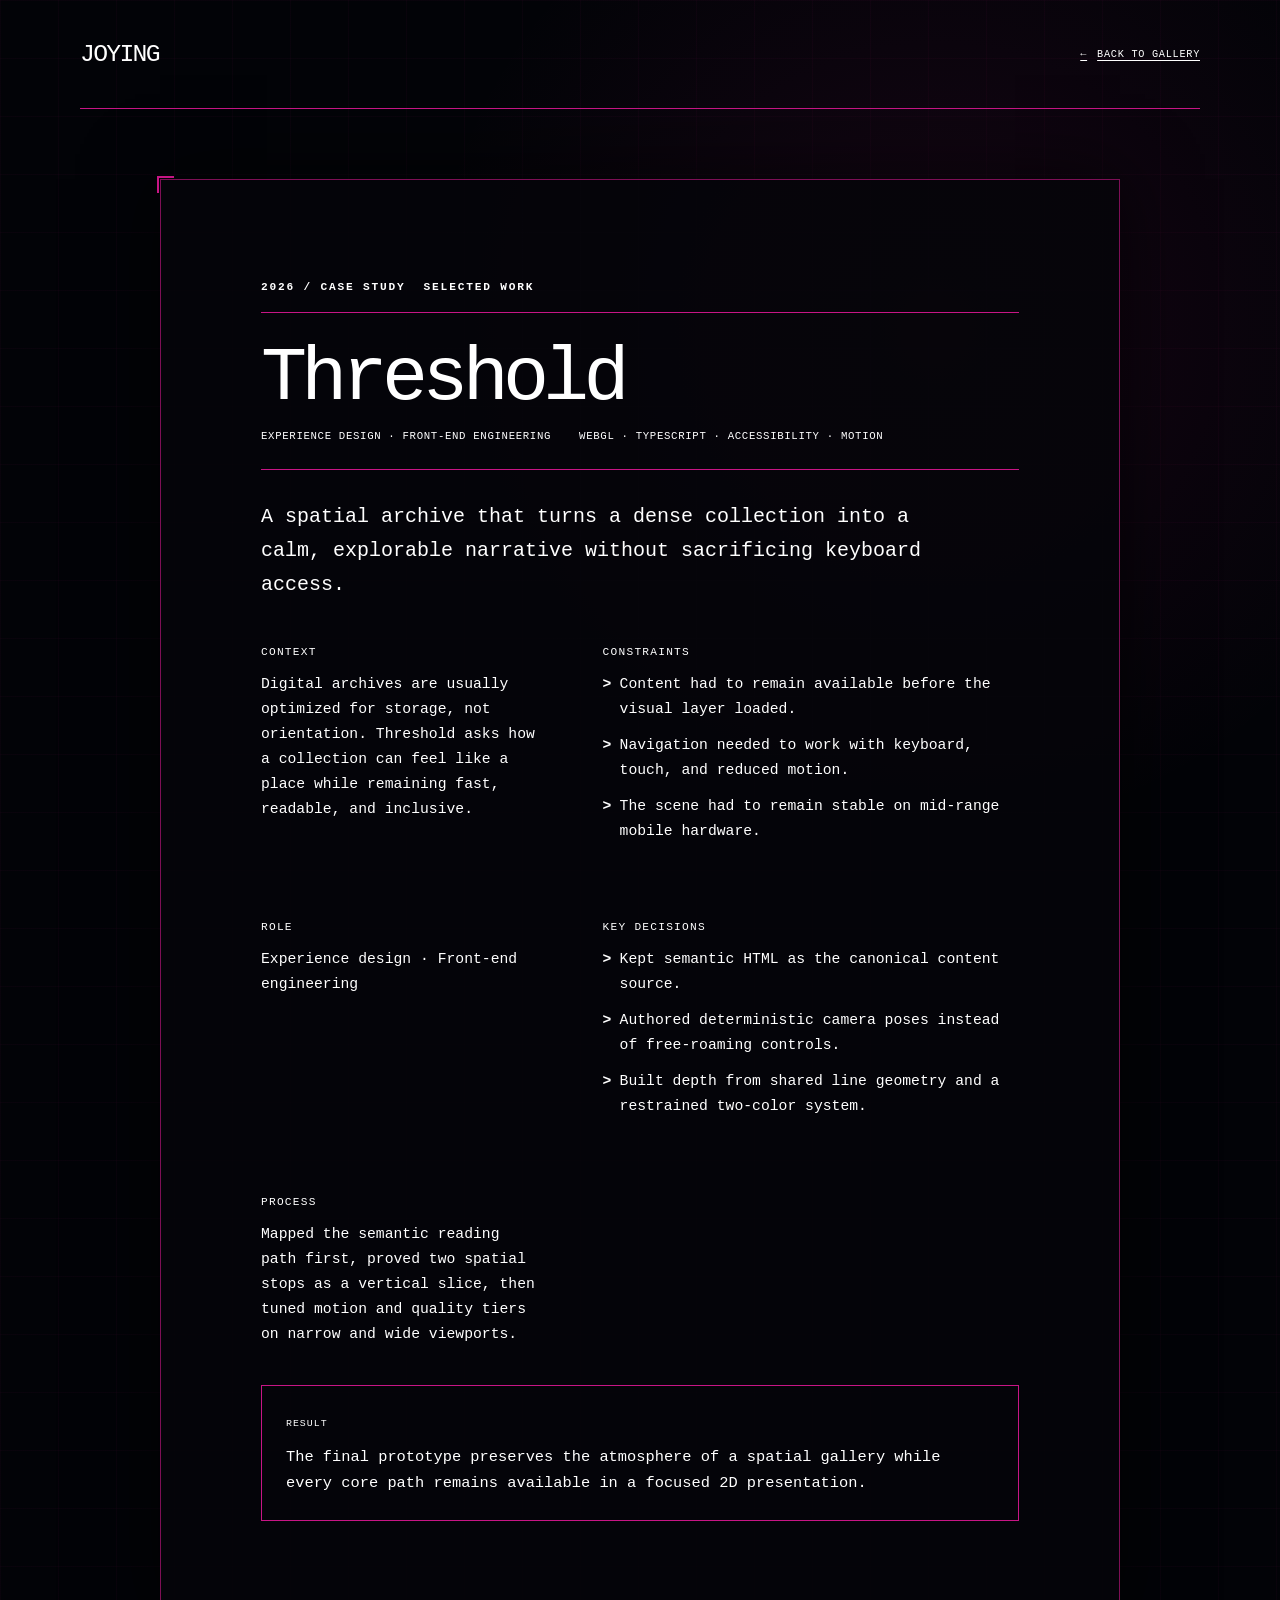
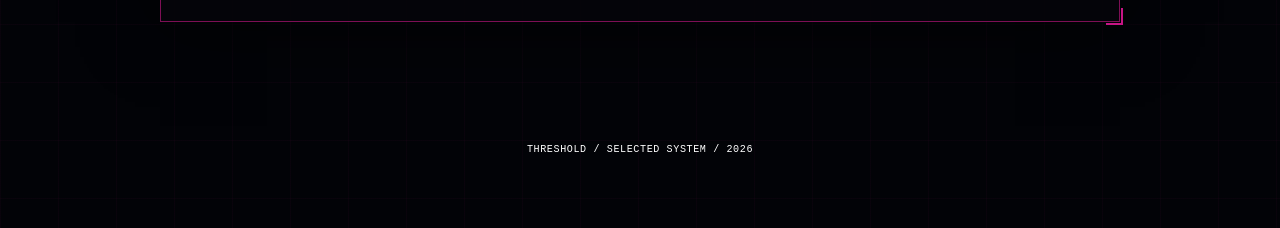
<file: projects/threshold/index.html>
<!doctype html>
<html lang="en">
  <head>
    <meta charset="UTF-8" />
    <meta name="viewport" content="width=device-width, initial-scale=1" />
    <meta name="theme-color" content="#020307" />
    <meta name="description" content="Threshold case study — a spatial archive designed for atmosphere, orientation, and access." />
    <meta property="og:type" content="article" />
    <meta property="og:title" content="Threshold — Joying" />
    <meta property="og:description" content="A spatial archive that turns a dense collection into a calm, explorable narrative." />
    <meta property="og:image" content="https://joying-yang.github.io/assets/og-card.png?v=20260818" />
    <title>Threshold — Joying</title>
    <link rel="canonical" href="https://joying-yang.github.io/projects/threshold/" />
    <link rel="icon" href="../../assets/favicon.svg" type="image/svg+xml" />
    <link rel="stylesheet" href="../../styles.css" />
    <script type="application/ld+json">
      {
        "@context": "https://schema.org",
        "@type": "CreativeWork",
        "name": "Threshold",
        "dateCreated": "2026",
        "author": { "@type": "Person", "name": "Joying" },
        "description": "A spatial archive that turns a dense collection into a calm, explorable narrative without sacrificing keyboard access."
      }
    </script>
  </head>
  <body class="case-page">
    <a class="skip-link" href="#case-study">Skip to case study</a>
    <header class="case-site-header">
      <a class="mini-wordmark" href="../../index.html" aria-label="Joying home">JOYING</a>
      <a class="back-link" href="../../index.html#projects"><span aria-hidden="true">←</span> Back to gallery</a>
    </header>
    <main class="standalone-case" id="case-study">
      <article class="case-study">
        <p class="panel-index"><span>2026 / CASE STUDY</span><span>SELECTED WORK</span></p>
        <h1>Threshold</h1>
        <div class="case-meta"><span>Experience design · Front-end engineering</span><span>WebGL · TypeScript · Accessibility · Motion</span></div>
        <p class="case-intro">A spatial archive that turns a dense collection into a calm, explorable narrative without sacrificing keyboard access.</p>
        <div class="case-grid">
          <section><h2 class="sr-only">Context</h2><h3 aria-hidden="true">Context</h3><p>Digital archives are usually optimized for storage, not orientation. Threshold asks how a collection can feel like a place while remaining fast, readable, and inclusive.</p></section>
          <section><h2 class="sr-only">Constraints</h2><h3 aria-hidden="true">Constraints</h3><ul><li>Content had to remain available before the visual layer loaded.</li><li>Navigation needed to work with keyboard, touch, and reduced motion.</li><li>The scene had to remain stable on mid-range mobile hardware.</li></ul></section>
          <section><h2 class="sr-only">Role</h2><h3 aria-hidden="true">Role</h3><p>Experience design · Front-end engineering</p></section>
          <section><h2 class="sr-only">Key decisions</h2><h3 aria-hidden="true">Key decisions</h3><ul><li>Kept semantic HTML as the canonical content source.</li><li>Authored deterministic camera poses instead of free-roaming controls.</li><li>Built depth from shared line geometry and a restrained two-color system.</li></ul></section>
          <section><h2 class="sr-only">Process</h2><h3 aria-hidden="true">Process</h3><p>Mapped the semantic reading path first, proved two spatial stops as a vertical slice, then tuned motion and quality tiers on narrow and wide viewports.</p></section>
        </div>
        <div class="case-result"><span>Result</span><p>The final prototype preserves the atmosphere of a spatial gallery while every core path remains available in a focused 2D presentation.</p></div>
      </article>
    </main>
    <footer class="case-footer">Threshold / selected system / 2026</footer>
  </body>
</html>
</file>
<file: styles.css>
:root {
  color-scheme: dark;

  /* THEME CONTROLS
     Change these values to recolor the interface. Component rules below
     consume these semantic names instead of technology- or hue-specific names. */
  --background-color: #020307;
  --background-color-raised: #07070c;
  --surface-color: rgba(5, 5, 10, 0.88);
  --accent-rgb: 199, 21, 133;
  --accent-color: rgb(var(--accent-rgb));
  --primary-color: var(--accent-color);
  --primary-color-hover: var(--accent-color);
  --primary-color-focus: var(--accent-color);
  --secondary-color: var(--accent-color);
  --secondary-color-muted: var(--accent-color);
  --tertiary-color: var(--accent-color);
  --text-color-all: #ffffff;
  --text-color: var(--text-color-all);
  --text-color-muted: var(--text-color-all);

  /* TYPE CONTROLS */
  --font-ui: "Fixedsys Excelsior 3.01", Fixedsys, "Lucida Console", "Courier New", ui-monospace, monospace;

  --motion-fast: 160ms;
  --motion-panel: 320ms;
  --motion-camera: 900ms;
  --ease-ui: cubic-bezier(0.2, 0.8, 0.2, 1);
  --ease-camera: cubic-bezier(0.65, 0, 0.35, 1);
  font-family: var(--font-ui);
  font-synthesis: none;
}

*,
*::before,
*::after {
  box-sizing: border-box;
}

html {
  min-width: 320px;
  min-height: 100%;
  background: var(--background-color);
  scroll-behavior: smooth;
}

body {
  min-width: 320px;
  min-height: 100vh;
  min-height: 100svh;
  margin: 0;
  overflow: hidden;
  background:
    radial-gradient(circle at 62% 58%, rgba(var(--accent-rgb), 0.08), transparent 26rem),
    var(--background-color);
  color: var(--text-color);
  font-size: 16px;
  line-height: 1.6;
  -webkit-font-smoothing: antialiased;
}

button,
a {
  -webkit-tap-highlight-color: transparent;
}

button,
input,
textarea,
select {
  font: inherit;
}

button,
a {
  color: inherit;
}

a {
  text-decoration-thickness: 1px;
  text-underline-offset: 0.28em;
}

button {
  border: 0;
}

:focus-visible {
  outline: 2px solid var(--primary-color-focus);
  outline-offset: 4px;
}

::selection {
  background: var(--primary-color);
  color: var(--background-color);
}

[hidden] {
  display: none !important;
}

.sr-only {
  position: absolute !important;
  width: 1px !important;
  height: 1px !important;
  padding: 0 !important;
  margin: -1px !important;
  overflow: hidden !important;
  clip: rect(0, 0, 0, 0) !important;
  white-space: nowrap !important;
  border: 0 !important;
}

.svg-filter-definitions {
  position: absolute;
  width: 0;
  height: 0;
  overflow: hidden;
}

.accent-filter-flood {
  flood-color: var(--accent-color);
}

.skip-link {
  position: fixed;
  z-index: 100;
  top: 12px;
  left: 12px;
  padding: 12px 16px;
  transform: translateY(-180%);
  border: 1px solid var(--primary-color-focus);
  background: var(--background-color-raised);
  color: var(--text-color);
  transition: transform var(--motion-fast) var(--ease-ui);
}

.skip-link:focus {
  transform: translateY(0);
}

.scene,
.atmosphere {
  position: fixed;
  z-index: 0;
  inset: 0;
  width: 100%;
  height: 100%;
  pointer-events: none;
}

.scene {
  opacity: 0.86;
  transition: opacity var(--motion-panel) var(--ease-ui), filter var(--motion-panel) var(--ease-ui);
}

.atmosphere {
  z-index: 1;
  overflow: hidden;
  background:
    linear-gradient(rgba(1, 2, 5, 0.06), rgba(1, 2, 5, 0.55)),
    radial-gradient(ellipse at center, transparent 30%, rgba(0, 0, 0, 0.38) 72%, rgba(0, 0, 0, 0.88) 100%);
}

.atmosphere::before {
  position: absolute;
  inset: 0;
  content: "";
  opacity: 0.028;
  background-image: url("data:image/svg+xml,%3Csvg viewBox='0 0 180 180' xmlns='http://www.w3.org/2000/svg'%3E%3Cfilter id='n'%3E%3CfeTurbulence type='fractalNoise' baseFrequency='.85' numOctaves='3' stitchTiles='stitch'/%3E%3C/filter%3E%3Crect width='100%25' height='100%25' filter='url(%23n)' opacity='.7'/%3E%3C/svg%3E");
}

.atmosphere::after {
  position: absolute;
  inset: 0;
  content: "";
  opacity: 0.025;
  background: repeating-linear-gradient(0deg, transparent 0 3px, rgba(var(--accent-rgb), 0.24) 4px);
  mix-blend-mode: screen;
}

.atmosphere__glow {
  position: absolute;
  width: 4px;
  height: 4px;
  border-radius: 999px;
  background: var(--secondary-color-muted);
  box-shadow: 0 0 8px 2px var(--accent-color), 0 0 28px 9px rgba(var(--accent-rgb), 0.24);
}

.atmosphere__glow::before {
  display: none;
}

.atmosphere__glow--a {
  top: 24%;
  left: 47%;
}

.atmosphere__glow--b {
  bottom: 18%;
  left: 47%;
}

.entry-gate {
  position: fixed;
  z-index: 10;
  inset: 0;
  display: grid;
  place-items: center;
  overflow-x: hidden;
  overflow-y: auto;
  isolation: isolate;
  padding: 8vh 8vw;
  background: radial-gradient(circle at 67% 48%, rgba(var(--accent-rgb), 0.151), transparent 25rem);
  transition: opacity 250ms var(--ease-ui), visibility 0s linear 250ms;
}

.gate-copy {
  position: relative;
  z-index: 2;
  width: min(560px, 100%);
  margin-right: clamp(0px, 36vw, 520px);
}

.eyebrow,
.nav-label,
.panel-index {
  margin: 0;
  color: var(--primary-color);
  font-size: 0.7rem;
  font-weight: 600;
  letter-spacing: 0.16em;
  line-height: 1.4;
  text-transform: uppercase;
}

.signal-dot {
  display: inline-block;
  width: 6px;
  height: 6px;
  margin: 0 9px 1px 0;
  border-radius: 50%;
  background: var(--primary-color);
  box-shadow: 0 0 10px var(--primary-color);
}

.wordmark {
  margin: 26px 0 18px;
  color: var(--tertiary-color);
  font-size: clamp(3.8rem, 7vw, 7.8rem);
  font-weight: 400;
  letter-spacing: -0.08em;
  line-height: 0.78;
  text-shadow: 0 0 22px rgba(var(--accent-rgb), 0.16);
}

.gate-role {
  margin: 0 0 12px;
  color: var(--text-color);
  font-size: clamp(0.84rem, 1.4vw, 1rem);
  letter-spacing: 0.12em;
  text-transform: uppercase;
}

.gate-statement {
  max-width: 43ch;
  margin: 0;
  color: var(--secondary-color-muted);
  font-size: clamp(1rem, 1.7vw, 1.22rem);
  line-height: 1.65;
}

.gate-resume-link {
  display: inline-block;
  padding: 0 0.15em;
  border-bottom: 2px solid var(--primary-color);
  background: rgba(var(--accent-rgb), 0.12);
  text-decoration: none;
  text-shadow: 0 0 10px rgba(var(--accent-rgb), 0.72);
  transition:
    background-color var(--motion-fast) var(--ease-ui),
    box-shadow var(--motion-fast) var(--ease-ui),
    transform var(--motion-fast) var(--ease-ui);
}

.gate-resume-link:hover,
.gate-resume-link:focus-visible {
  background: rgba(var(--accent-rgb), 0.28);
  box-shadow: 0 0 14px rgba(var(--accent-rgb), 0.42);
  outline: 2px solid var(--primary-color-focus);
  outline-offset: 3px;
  transform: translateY(-1px);
}

.gate-actions {
  display: flex;
  align-items: center;
  gap: 26px;
  margin-top: 42px;
}

.action {
  position: relative;
  display: inline-flex;
  min-width: 196px;
  min-height: 52px;
  align-items: center;
  justify-content: space-between;
  gap: 28px;
  padding: 13px 18px;
  cursor: pointer;
  border: 1px solid var(--primary-color);
  background: rgba(8, 4, 12, 0.78);
  color: var(--text-color);
  font-size: 0.76rem;
  letter-spacing: 0.11em;
  text-transform: uppercase;
  transition: background var(--motion-fast), color var(--motion-fast), box-shadow var(--motion-fast);
}

.action::before,
.action::after {
  position: absolute;
  width: 7px;
  height: 7px;
  content: "";
}

.action::before {
  top: -4px;
  left: -4px;
  border-top: 1px solid var(--primary-color-focus);
  border-left: 1px solid var(--primary-color-focus);
}

.action::after {
  right: -4px;
  bottom: -4px;
  border-right: 1px solid var(--primary-color-focus);
  border-bottom: 1px solid var(--primary-color-focus);
}

.action:hover {
  background: var(--primary-color-hover);
  color: var(--background-color);
  box-shadow: 0 0 30px rgba(var(--accent-rgb), 0.22);
}

.text-action {
  min-height: 44px;
  padding: 8px 0;
  cursor: pointer;
  border-bottom: 1px solid transparent;
  background: transparent;
  color: var(--text-color-muted);
  font-size: 0.7rem;
  letter-spacing: 0.1em;
  text-transform: uppercase;
  transition: color var(--motion-fast), border-color var(--motion-fast);
}

.text-action:hover {
  border-color: var(--secondary-color-muted);
  color: var(--primary-color-hover);
}

.capability-note {
  display: flex;
  gap: 12px;
  align-items: center;
  margin: 26px 0 0;
  color: var(--text-color-muted);
  font-size: 0.62rem;
  letter-spacing: 0.09em;
  text-transform: uppercase;
}

.capability-note span {
  padding: 2px 5px;
  border: 1px solid var(--secondary-color);
  color: var(--secondary-color-muted);
}

.gate-index {
  position: absolute;
  right: 5vw;
  bottom: 5vh;
  display: flex;
  flex-direction: column;
  align-items: flex-end;
  color: var(--text-color-muted);
  font-size: 0.62rem;
  letter-spacing: 0.11em;
  line-height: 1.8;
}

.gate-orbit {
  position: absolute;
  z-index: -1;
  top: 50%;
  left: 67%;
  width: min(39vw, 560px);
  aspect-ratio: 1;
  transform: translate(-50%, -50%);
  opacity: 0.55;
}

.gate-orbit span {
  position: absolute;
  inset: 9%;
  border: 1px solid rgba(var(--accent-rgb), 0.2);
  transform: rotate(45deg);
  box-shadow: inset 0 0 60px rgba(var(--accent-rgb), 0.018), 0 0 50px rgba(var(--accent-rgb), 0.02);
}

.gate-orbit span:nth-child(2) {
  inset: 28%;
  border-color: rgba(var(--accent-rgb), 0.36);
}

.gate-orbit span:nth-child(3) {
  inset: 42%;
  border-color: var(--secondary-color);
  background: rgba(var(--accent-rgb), 0.04);
  box-shadow: 0 0 30px rgba(var(--accent-rgb), 0.18);
}

body[data-state="entering"] .entry-gate,
body[data-state="browsing"] .entry-gate {
  opacity: 0;
  visibility: hidden;
  pointer-events: none;
}

body[data-state="entering"] .gate-orbit {
  transform: translate(-50%, -50%) scale(4.8);
  opacity: 0;
  transition: transform 920ms var(--ease-camera) 130ms, opacity 620ms ease 380ms;
}

.experience {
  position: fixed;
  z-index: 3;
  inset: 0;
  opacity: 0;
  visibility: hidden;
  pointer-events: none;
  transition: opacity var(--motion-panel) var(--ease-ui), visibility 0s linear var(--motion-panel);
}

body[data-state="entering"] .experience,
body[data-state="browsing"] .experience {
  opacity: 1;
  visibility: visible;
  pointer-events: auto;
  transition-delay: 820ms, 0s;
}

body[data-state="browsing"] .experience {
  transition-delay: 0s;
}

/* At the threshold, reveal the same inert gallery planes used after entry. */
body[data-state="gate"].has-scene-projection[data-mode="3d"] .experience {
  opacity: 1;
  visibility: visible;
  pointer-events: none;
  transition: none;
}

body[data-state="gate"].has-scene-projection[data-mode="3d"] .experience > :not(.portfolio-main),
body[data-state="entering"].has-scene-projection[data-mode="3d"] .experience > :not(.portfolio-main) {
  opacity: 0;
  visibility: hidden;
  pointer-events: none;
}

.identity-hud {
  position: fixed;
  z-index: 4;
  top: clamp(26px, 5vh, 58px);
  left: clamp(24px, 3.2vw, 54px);
  width: 245px;
}

.mini-wordmark {
  color: var(--tertiary-color);
  font-size: clamp(1.45rem, 2.2vw, 2.05rem);
  letter-spacing: -0.07em;
  line-height: 1;
  text-decoration: none;
}

.identity-copy {
  margin-top: 20px;
  padding-top: 14px;
}

.identity-role {
  margin: 0;
  color: var(--secondary-color-muted);
  font-size: 0.68rem;
  letter-spacing: 0.1em;
  text-transform: uppercase;
}

.identity-actions {
  display: flex;
  flex-wrap: wrap;
  gap: 6px;
  margin-top: 11px;
}

.identity-actions a {
  display: inline-flex;
  min-height: 32px;
  align-items: center;
  gap: 5px;
  padding: 5px 8px;
  border: 1px solid rgba(var(--accent-rgb), 0.34);
  background: transparent;
  color: var(--text-color-muted);
  font-size: 0.56rem;
  letter-spacing: 0.055em;
  text-decoration: none;
  text-transform: uppercase;
  white-space: nowrap;
  transition: color var(--motion-fast), border-color var(--motion-fast), background var(--motion-fast);
}

.identity-actions a:hover,
.identity-actions a:focus-visible {
  border-color: var(--primary-color-focus);
  background: rgba(var(--accent-rgb), 0.08);
  color: var(--text-color);
}

.section-nav {
  position: fixed;
  z-index: 4;
  top: 36%;
  left: clamp(24px, 3.2vw, 54px);
  width: clamp(210px, 17vw, 260px);
  transform: translateY(-25%);
}

.nav-label {
  padding-bottom: 13px;
  border-bottom: 1px solid var(--secondary-color);
  color: var(--text-color-muted);
}

.section-nav ol {
  padding: 18px 0 0;
  margin: 0;
  list-style: none;
}

.section-nav a {
  display: grid;
  min-height: 46px;
  grid-template-columns: 14px 35px 1fr;
  gap: 7px;
  align-items: center;
  padding: 5px 0;
  color: var(--text-color-muted);
  font-size: 0.77rem;
  letter-spacing: 0.055em;
  text-decoration: none;
  text-transform: uppercase;
  transition: color var(--motion-fast), transform var(--motion-fast);
}

.section-nav a:hover {
  color: var(--text-color);
  transform: translateX(3px);
}

.section-nav a[aria-current="page"] {
  background: rgba(var(--accent-rgb), 0.14);
  color: var(--text-color);
  box-shadow:
    inset 3px 0 0 var(--primary-color),
    0 0 18px rgba(var(--accent-rgb), 0.12);
  text-shadow: 0 0 10px rgba(var(--accent-rgb), 0.75);
}

.section-nav a[aria-disabled="true"] {
  opacity: 0.46;
  pointer-events: none;
}

.section-nav a[aria-current="page"][aria-disabled="true"] {
  opacity: 1;
}

.nav-arrow {
  opacity: 0;
  font-size: 1.35rem;
  transition: opacity var(--motion-fast);
}

.section-nav a[aria-current="page"] .nav-arrow {
  opacity: 1;
}

.nav-number {
  color: var(--secondary-color-muted);
}

.section-nav a[aria-current="page"] .nav-number {
  color: var(--primary-color);
}

.nav-status {
  margin-top: clamp(20px, 5vh, 58px);
  padding-top: 20px;
  border-top: 1px solid var(--secondary-color);
  color: var(--text-color-muted);
  font-size: 0.64rem;
  letter-spacing: 0.08em;
  line-height: 1.7;
  text-transform: uppercase;
}

.nav-status p {
  margin: 0;
}

.nav-status strong {
  color: var(--secondary-color);
  font-weight: 400;
}

.portal-mini {
  position: relative;
  width: 78px;
  height: 70px;
  margin-top: 14px;
  border: 1px solid var(--secondary-color);
  background:
    linear-gradient(145deg, transparent 57%, rgba(var(--accent-rgb), 0.08) 58% 59%, transparent 60%),
    linear-gradient(35deg, transparent 57%, rgba(var(--accent-rgb), 0.08) 58% 59%, transparent 60%);
}

.portal-mini span {
  position: absolute;
  right: 23px;
  bottom: 11px;
  width: 25px;
  height: 40px;
  border: 1px solid var(--secondary-color);
  background: linear-gradient(rgba(var(--accent-rgb), 0.03), rgba(var(--accent-rgb), 0.22));
  box-shadow: 0 0 15px rgba(var(--accent-rgb), 0.12);
}

.system-status {
  position: fixed;
  z-index: 4;
  bottom: clamp(22px, 4vh, 46px);
  left: clamp(24px, 3.2vw, 54px);
  display: flex;
  flex-direction: column;
  color: var(--primary-color);
  font-size: 0.62rem;
  letter-spacing: 0.08em;
  line-height: 1.8;
}

.system-status b {
  color: var(--secondary-color);
  font-weight: 400;
}

.portfolio-main {
  position: fixed;
  z-index: 3;
  top: clamp(90px, 11vh, 125px);
  bottom: clamp(118px, 15vh, 156px);
  left: 50%;
  width: min(1080px, 75vw);
  min-width: 0;
  transform: translateX(-50%);
  perspective: 1200px;
  pointer-events: none;
}

.content-panel {
  position: absolute;
  inset: 0;
  display: block;
  overflow: visible;
  border: 1px solid var(--secondary-color-muted);
  background:
    linear-gradient(120deg, rgba(var(--accent-rgb), 0.035), transparent 24%),
    var(--surface-color);
  box-shadow:
    inset 0 0 70px rgba(var(--accent-rgb), 0.018),
    0 0 44px rgba(0, 0, 0, 0.75),
    0 0 22px rgba(var(--accent-rgb), 0.035);
  opacity: 0;
  transform: translate3d(24px, 0, -60px) rotateY(-2deg) scale(0.985);
  transform-origin: center;
  pointer-events: none;
  transition: opacity var(--motion-panel) var(--ease-ui), transform var(--motion-panel) var(--ease-ui), border-color var(--motion-panel);
}

.content-panel.is-active {
  opacity: 1;
  transform: translate3d(0, 0, 0) rotateY(0) scale(1);
  pointer-events: auto;
}

body.is-transitioning .content-panel.is-active {
  opacity: 0;
  transform: translate3d(-18px, 0, -50px) rotateY(1.5deg) scale(0.99);
}

.panel-teaser {
  display: none;
}

/* The enhanced spatial mode pins each semantic panel to its WebGL plane. */
body.has-scene-projection[data-mode="3d"] .portfolio-main {
  position: fixed;
  inset: 0;
  width: auto;
  min-width: 0;
  transform: none;
  perspective: none;
  pointer-events: none;
}

body.has-scene-projection[data-mode="3d"] .content-panel,
body.has-scene-projection[data-mode="3d"] .content-panel[hidden] {
  --detail-opacity: 0;
  --teaser-opacity: 0;
  --plane-fill: 0.09;
  --spatial-panel-width: 1120px;
  --spatial-panel-height: 700px;
  position: absolute;
  top: 0;
  left: 0;
  display: block !important;
  width: var(--spatial-panel-width);
  height: var(--spatial-panel-height);
  inset: auto;
  overflow: hidden;
  background:
    linear-gradient(135deg, rgba(var(--accent-rgb), 0.055), transparent 30%),
    radial-gradient(circle at 82% 12%, rgba(var(--accent-rgb), 0.035), transparent 42%),
    rgba(4, 4, 9, var(--plane-fill));
  box-shadow:
    inset 0 0 78px rgba(var(--accent-rgb), 0.025),
    0 16px 70px rgba(0, 0, 0, 0.52),
    0 0 24px rgba(var(--accent-rgb), 0.04);
  transform-origin: 0 0;
  backface-visibility: hidden;
  will-change: transform, opacity;
  pointer-events: none;
  transition: opacity 80ms linear, border-color 180ms ease, box-shadow 180ms ease;
}

/* A settled front-facing panel returns to native layout so text is not
   resampled through a GPU-composited matrix3d texture. The important
   declarations intentionally override the inline travel projection. */
body[data-state="browsing"].has-scene-projection[data-mode="3d"]:not(.is-transitioning) .content-panel.is-active.is-native-focused {
  top: var(--native-focus-top) !important;
  left: var(--native-focus-left) !important;
  width: var(--native-focus-width) !important;
  height: var(--native-focus-height) !important;
  transform: none !important;
  backface-visibility: visible;
  will-change: auto;
}

body[data-state="browsing"].has-scene-projection[data-mode="3d"]:not(.is-transitioning) .content-panel.is-active.is-native-focused .panel-scroll {
  opacity: 1;
  transition: none;
}

/* Layout zoom preserves the traveling panel's type scale and line wrapping,
   but unlike transform scaling it lets the browser rasterize glyphs sharply. */
@supports (zoom: 1) {
  body[data-state="browsing"].has-scene-projection[data-mode="3d"]:not(.is-transitioning) .content-panel.is-active.is-native-focused .panel-scroll {
    width: var(--spatial-panel-width);
    height: var(--native-focus-content-height);
    zoom: var(--native-focus-scale);
  }
}

body.has-scene-projection[data-mode="3d"] .content-panel.is-active {
  box-shadow:
    inset 0 0 78px rgba(var(--accent-rgb), 0.028),
    0 20px 80px rgba(0, 0, 0, 0.62),
    0 0 30px rgba(var(--accent-rgb), 0.065);
}

body.has-scene-projection[data-mode="3d"]:not(.is-transitioning) .content-panel.is-active {
  pointer-events: auto;
}

body.has-scene-projection[data-mode="3d"] .panel-scroll {
  opacity: var(--detail-opacity);
  visibility: visible;
  transition: opacity 90ms linear;
}

body.has-scene-projection[data-mode="3d"] .panel-teaser {
  position: absolute;
  z-index: 3;
  inset: 0;
  display: flex;
  flex-direction: column;
  justify-content: flex-end;
  padding: 42px;
  opacity: var(--teaser-opacity);
  color: var(--text-color-muted);
  text-transform: uppercase;
  letter-spacing: 0.08em;
  pointer-events: none;
}

body.has-scene-projection[data-mode="3d"] .panel-teaser::before {
  position: absolute;
  top: 31px;
  right: 31px;
  width: 58px;
  height: 58px;
  content: "";
  border-top: 1px solid var(--secondary-color-muted);
  border-right: 1px solid var(--secondary-color-muted);
}

body.has-scene-projection[data-mode="3d"] .panel-teaser p {
  position: absolute;
  top: 34px;
  right: 42px;
  left: 42px;
  display: flex;
  justify-content: space-between;
  margin: 0;
  color: var(--secondary-color-muted);
  font-size: 0.58rem;
}

body.has-scene-projection[data-mode="3d"] .panel-teaser strong {
  color: var(--text-color);
  font-family: var(--font-ui);
  font-size: 2.45rem;
  font-weight: 400;
  letter-spacing: -0.035em;
  text-transform: none;
}

body.has-scene-projection[data-mode="3d"] .panel-teaser > span {
  max-width: 27ch;
  margin-top: 11px;
  font-size: 0.64rem;
  line-height: 1.6;
}

body.has-scene-projection[data-mode="3d"] .panel-teaser i {
  display: flex;
  justify-content: space-between;
  padding-top: 18px;
  margin-top: 28px;
  border-top: 1px solid rgba(var(--accent-rgb), 0.2);
  color: var(--secondary-color);
  font-size: 0.58rem;
  font-style: normal;
}

body.has-scene-projection[data-mode="3d"] .panel-teaser b {
  font-size: 0.9rem;
  font-weight: 400;
}

body.has-scene-projection[data-mode="3d"] .transition-veil {
  display: none;
}

body[data-state="gate"].has-scene-projection[data-mode="3d"] .content-panel,
body[data-state="gate"].has-scene-projection[data-mode="3d"] .content-panel.is-active,
body[data-state="entering"][data-travel-phase="depart"].has-scene-projection[data-mode="3d"] .content-panel,
body[data-state="entering"][data-travel-phase="depart"].has-scene-projection[data-mode="3d"] .content-panel.is-active {
  border-color: rgba(var(--accent-rgb), 0.46);
  background:
    linear-gradient(135deg, rgba(var(--accent-rgb), 0.04), transparent 34%),
    rgba(4, 4, 9, var(--plane-fill));
  box-shadow: inset 0 0 58px rgba(var(--accent-rgb), 0.018), 0 0 26px rgba(0, 0, 0, 0.28);
}

body[data-state="gate"].has-scene-projection[data-mode="3d"] .panel-teaser,
body[data-state="entering"][data-travel-phase="depart"].has-scene-projection[data-mode="3d"] .panel-teaser {
  justify-content: center;
  padding: 34px;
  text-align: center;
}

body[data-state="gate"].has-scene-projection[data-mode="3d"] .panel-teaser p,
body[data-state="entering"][data-travel-phase="depart"].has-scene-projection[data-mode="3d"] .panel-teaser p {
  top: 28px;
  right: 32px;
  left: 32px;
}

body[data-state="gate"].has-scene-projection[data-mode="3d"] .panel-teaser strong,
body[data-state="entering"][data-travel-phase="depart"].has-scene-projection[data-mode="3d"] .panel-teaser strong {
  font-size: 2.15rem;
}

body[data-state="gate"].has-scene-projection[data-mode="3d"] .panel-teaser > span,
body[data-state="entering"][data-travel-phase="depart"].has-scene-projection[data-mode="3d"] .panel-teaser > span {
  margin-right: auto;
  margin-left: auto;
}

body[data-state="gate"].has-scene-projection[data-mode="3d"] .panel-teaser i,
body[data-state="entering"][data-travel-phase="depart"].has-scene-projection[data-mode="3d"] .panel-teaser i {
  display: none;
}

.panel-scroll {
  height: 100%;
  overflow: auto;
  overscroll-behavior: contain;
  padding: clamp(26px, 3.2vw, 48px);
  scrollbar-width: thin;
  scrollbar-color: var(--tertiary-color) transparent;
}

.panel-scroll::-webkit-scrollbar {
  width: 5px;
}

.panel-scroll::-webkit-scrollbar-thumb {
  background: var(--tertiary-color);
}

.corner {
  position: absolute;
  z-index: 2;
  width: 15px;
  height: 15px;
  pointer-events: none;
}

.corner--tl { top: -4px; left: -4px; border-top: 2px solid var(--primary-color-focus); border-left: 2px solid var(--primary-color-focus); }
.corner--tr { top: -4px; right: -4px; border-top: 2px solid var(--primary-color-focus); border-right: 2px solid var(--primary-color-focus); }
.corner--bl { bottom: -4px; left: -4px; border-bottom: 2px solid var(--primary-color-focus); border-left: 2px solid var(--primary-color-focus); }
.corner--br { right: -4px; bottom: -4px; border-right: 2px solid var(--primary-color-focus); border-bottom: 2px solid var(--primary-color-focus); }

.panel-header {
  display: flex;
  align-items: center;
  justify-content: space-between;
  gap: 20px;
  padding-bottom: 18px;
}

.panel-index {
  display: flex;
  gap: 18px;
}

.panel-index > span:last-child {
  color: var(--text-color-muted);
}

.panel-header-tools {
  display: flex;
  align-items: center;
  gap: clamp(16px, 2vw, 30px);
}

.panel-page-count {
  margin: 0;
  color: var(--text-color-muted);
  font-size: 0.58rem;
  letter-spacing: 0.08em;
  text-transform: uppercase;
  white-space: nowrap;
}

.panel-page-count strong {
  margin-left: 7px;
  color: var(--primary-color);
  font-weight: 600;
  letter-spacing: 0.12em;
}

.content-panel h2 {
  margin: 0;
  color: var(--text-color);
  font-size: clamp(1.7rem, 2.5vw, 2.7rem);
  font-weight: 400;
  letter-spacing: -0.05em;
  line-height: 1.15;
}

.content-panel h2 em {
  color: var(--primary-color);
  font-style: normal;
}

.education-meta {
  display: grid;
  grid-template-areas: "logo details";
  grid-template-columns: minmax(96px, 0.34fr) minmax(0, 2fr);
  align-items: center;
  gap: clamp(14px, 2vw, 26px);
  margin-top: 18px;
}

.education-logo-slot {
  grid-area: logo;
  display: grid;
  width: 100%;
  max-width: 132px;
  aspect-ratio: 1;
  place-content: center;
  justify-self: center;
  border: 0;
  background: transparent;
  color: var(--text-color-muted);
  text-align: center;
  text-transform: uppercase;
}

.education-logo-slot img {
  width: 100%;
  height: 100%;
  filter: url("#education-logo-accent");
  object-fit: contain;
}

.education-logo-slot .education-logo--cal {
  filter: url("#cal-outline-accent");
}

.education-meta__details {
  grid-area: details;
  display: grid;
  min-width: 0;
  grid-template-columns: repeat(2, minmax(0, 1fr));
  gap: 0;
}

.education-meta__details > div {
  display: flex;
  min-height: 62px;
  flex-direction: column;
  justify-content: center;
  padding: 9px 12px;
  background: transparent;
}

.education-meta__details span,
.tag-region > p {
  color: var(--text-color-muted);
  font-size: clamp(0.63rem, 0.7vw, 0.68rem);
  letter-spacing: 0.08em;
  line-height: 1.3;
  text-transform: uppercase;
}

.education-meta strong {
  margin-top: 2px;
  color: var(--text-color);
  font-size: clamp(0.78rem, 0.86vw, 0.84rem);
  font-weight: 400;
  line-height: 1.32;
}

.education-meta__details > div:last-child:nth-child(odd) {
  grid-column: 1 / -1;
}

.tag-region {
  margin-top: 23px;
  padding-top: 17px;
}

.tag-region > p {
  margin: 0 0 10px;
}

.section-page-stage {
  min-height: 0;
}

body.has-scene-projection[data-mode="3d"] .content-panel--paged .panel-scroll,
body.has-2d-panel-layout[data-mode="2d"] .content-panel--paged .panel-scroll {
  position: relative;
  display: flex;
  flex-direction: column;
  overflow: visible;
}

body.has-scene-projection[data-mode="3d"] .content-panel--paged .section-page-stage,
body.has-2d-panel-layout[data-mode="2d"] .content-panel--paged .section-page-stage {
  position: relative;
  flex: 1 1 auto;
  overflow: visible;
}

body.has-scene-projection[data-mode="3d"] .content-panel--paged .section-page,
body.has-2d-panel-layout[data-mode="2d"] .content-panel--paged .section-page {
  height: 100%;
  overflow: hidden;
  overflow: clip;
}

body[data-state="browsing"].has-scene-projection[data-mode="3d"]:not(.is-transitioning) .content-panel--paged.is-native-focused,
body[data-state="browsing"].has-2d-panel-layout[data-mode="2d"] .content-panel--paged {
  overflow: visible;
}

body.has-scene-projection[data-mode="3d"] #education .education-page .tag-region,
body.has-2d-panel-layout[data-mode="2d"] #education .education-page .tag-region {
  padding-top: 8px;
  margin-top: 10px;
}

body.has-scene-projection[data-mode="3d"] #education .education-page .tag-region--coursework,
body.has-2d-panel-layout[data-mode="2d"] #education .education-page .tag-region--coursework {
  margin-top: 28px;
}

body.has-scene-projection[data-mode="3d"] #education .education-page .tags,
body.has-2d-panel-layout[data-mode="2d"] #education .education-page .tags {
  gap: 5px;
}

body.has-scene-projection[data-mode="3d"] #education .education-page .tags li,
body.has-2d-panel-layout[data-mode="2d"] #education .education-page .tags li {
  padding: 3px 5px;
  font-size: clamp(0.62rem, 0.68vw, 0.66rem);
  line-height: 1.25;
}

.tags {
  display: flex;
  flex-wrap: wrap;
  gap: 7px;
  padding: 0;
  margin: 0;
  list-style: none;
}

.tags li {
  padding: 5px 8px;
  border: 1px solid rgba(var(--accent-rgb), 0.4);
  background: transparent;
  color: var(--text-color);
  font-size: 1rem;
  letter-spacing: 0.035em;
  line-height: 1.25;
}

/* One-page Work timeline. The road image and every stop share this 3:1
   artboard, so the controls remain registered to the illustrated flagposts
   at every rendered size. */
#work .panel-scroll {
  position: relative;
  isolation: isolate;
}

#work .panel-header,
#work #work-title,
#work .work-timeline-stage {
  position: relative;
  z-index: 1;
}

.work-timeline-stage {
  position: relative;
  flex: 1 1 auto;
  min-height: 0;
  margin-top: 10px;
}

.work-timeline-page {
  position: relative;
  height: 100%;
  min-height: clamp(430px, 48vw, 540px);
  overflow: visible;
  isolation: isolate;
}

body.has-scene-projection[data-mode="3d"] #work .work-timeline-page,
body.has-2d-panel-layout[data-mode="2d"] #work .work-timeline-page {
  min-height: 0;
}

.work-timeline__instruction {
  position: relative;
  z-index: 5;
  display: flex;
  align-items: center;
  justify-content: space-between;
  gap: 18px;
  padding-bottom: 10px;
  margin: 0;
  border-bottom: 1px solid rgba(var(--accent-rgb), 0.2);
  color: var(--text-color-muted);
  font-size: 0.58rem;
  letter-spacing: 0.09em;
  line-height: 1.4;
  text-transform: uppercase;
}

.work-timeline__instruction span:first-child {
  color: var(--primary-color);
}

.work-timeline__artboard {
  position: absolute;
  z-index: 1;
  right: 0;
  bottom: 0;
  left: 0;
  width: 100%;
  aspect-ratio: 2172 / 724;
  transform: translateY(25%);
}

.work-timeline__road {
  position: absolute;
  z-index: 0;
  inset: 0;
  display: block;
  width: 100%;
  height: 100%;
  max-width: none;
  object-fit: contain;
  opacity: 0.82;
  filter: url("#road-dark-to-alpha");
  pointer-events: none;
}

.work-timeline__kirbs-track {
  --kirbs-size: clamp(52px, 7%, 76px);
  --kirbs-start: 0%;
  --kirbs-end: 100%;
  position: absolute;
  z-index: 1;
  inset: 0;
  overflow: hidden;
  pointer-events: none;
}

.work-timeline__kirbs-runner {
  position: absolute;
  inset: 0;
  animation: work-kirbs-crossing 18.48s linear infinite;
  animation-delay: -2.64s;
  will-change: transform;
}

.work-timeline__kirbs {
  position: absolute;
  bottom: 31%;
  left: 0;
  display: block;
  width: var(--kirbs-size);
  max-width: none;
  height: auto;
  filter: drop-shadow(0 0 9px rgba(var(--accent-rgb), 0.22));
  image-rendering: pixelated;
  pointer-events: none;
  transform: translateY(-20%);
  user-select: none;
}

@keyframes work-kirbs-crossing {
  from {
    transform: translate3d(calc(var(--kirbs-start) - var(--kirbs-size)), 0, 0);
  }

  to {
    transform: translate3d(var(--kirbs-end), 0, 0);
  }
}

body.reduce-motion .work-timeline__kirbs-track {
  display: none;
}

body.reduce-motion .work-stop__trigger {
  animation: none;
}

@media (prefers-reduced-motion: reduce) {
  .work-timeline__kirbs-track {
    display: none;
  }

  .work-stop__trigger {
    animation: none;
  }
}

.work-timeline__stops {
  position: absolute;
  z-index: 2;
  inset: 0;
  padding: 0;
  margin: 0;
  list-style: none;
  pointer-events: none;
}

.work-stop {
  --stop-accent: var(--secondary-color-muted);
  --stop-x: 28.01%;
  position: absolute;
  z-index: 2;
  top: 7%;
  left: calc(var(--stop-x) - 22px);
  width: 44px;
  height: 44px;
  pointer-events: auto;
}

.work-stop--apple {
  --stop-accent: var(--secondary-color);
  --stop-x: 49.24%;
}

.work-stop--meta {
  --stop-accent: var(--primary-color);
  --stop-x: 72.63%;
}

.work-stop--suggestions {
  --stop-accent: var(--secondary-color-muted);
  --stop-x: 94.29%;
  top: 20%;
}

.work-stop.is-open {
  z-index: 5;
}

.work-stop__trigger {
  position: relative;
  display: grid;
  width: 100%;
  min-height: 44px;
  padding: 0;
  place-items: center;
  border: 1px solid color-mix(in srgb, var(--stop-accent) 58%, transparent);
  border-radius: 50%;
  background: rgba(2, 3, 7, 0.9);
  box-shadow: inset 0 0 18px rgba(var(--accent-rgb), 0.035), 0 0 14px rgba(2, 3, 7, 0.72);
  color: var(--text-color);
  cursor: pointer;
  text-align: center;
  animation: work-beacon-glow 2.6s ease-in-out infinite;
  transition: border-color var(--motion-fast), box-shadow var(--motion-fast), color var(--motion-fast), opacity var(--motion-fast), transform var(--motion-fast);
}

@keyframes work-beacon-glow {
  0%, 100% {
    border-color: color-mix(in srgb, var(--stop-accent) 48%, transparent);
    box-shadow: inset 0 0 16px color-mix(in srgb, var(--stop-accent) 4%, transparent), 0 0 8px color-mix(in srgb, var(--stop-accent) 12%, transparent);
    transform: scale(1);
  }

  50% {
    border-color: color-mix(in srgb, var(--stop-accent) 88%, transparent);
    box-shadow: inset 0 0 22px color-mix(in srgb, var(--stop-accent) 12%, transparent), 0 0 24px color-mix(in srgb, var(--stop-accent) 42%, transparent);
    transform: scale(1.07);
  }
}

.work-stop__trigger::after {
  position: absolute;
  top: 100%;
  left: 50%;
  width: 1px;
  height: 15px;
  margin-left: -0.5px;
  background: linear-gradient(var(--stop-accent), transparent);
  content: "";
  pointer-events: none;
}

.work-stop__trigger:hover,
.work-stop__trigger:focus-visible,
.work-stop.is-open .work-stop__trigger {
  border-color: var(--stop-accent);
  box-shadow: inset 0 0 22px color-mix(in srgb, var(--stop-accent) 9%, transparent), 0 0 18px color-mix(in srgb, var(--stop-accent) 22%, transparent);
  color: var(--stop-accent);
}

.work-stop__trigger:hover,
.work-stop__trigger:focus-visible {
  animation-play-state: paused;
  box-shadow: inset 0 0 24px color-mix(in srgb, var(--stop-accent) 16%, transparent), 0 0 28px color-mix(in srgb, var(--stop-accent) 52%, transparent);
  transform: scale(1.08);
}

.work-stop.is-open .work-stop__trigger {
  opacity: 0;
  pointer-events: none;
}

.work-stop__action {
  color: var(--stop-accent);
  font-size: 1.05rem;
  line-height: 1;
}

.work-stop__panel {
  position: absolute;
  z-index: 4;
  right: 8px;
  bottom: 0;
  left: auto;
  width: 204px;
  min-height: 166px;
  padding: 15px 17px 16px;
  border: 1px solid color-mix(in srgb, var(--stop-accent) 54%, transparent);
  background:
    linear-gradient(145deg, color-mix(in srgb, var(--stop-accent) 8%, transparent), transparent 42%),
    rgb(2, 3, 7);
  box-shadow: inset 0 0 24px rgba(var(--accent-rgb), 0.025), 0 15px 38px rgba(0, 0, 0, 0.54), 0 0 16px color-mix(in srgb, var(--stop-accent) 13%, transparent);
  color: var(--text-color);
}

/* Every panel opens to the post's left. The inset tail remains centered on
   the beacon while avoiding the clipped edge seen on the Suggestions card. */
.work-stop__panel::before {
  position: absolute;
  right: 7px;
  bottom: -8px;
  left: auto;
  width: 14px;
  height: 14px;
  border-right: 1px solid color-mix(in srgb, var(--stop-accent) 54%, transparent);
  border-bottom: 1px solid color-mix(in srgb, var(--stop-accent) 54%, transparent);
  background: rgb(2, 3, 7);
  box-shadow: 5px 5px 10px color-mix(in srgb, var(--stop-accent) 8%, transparent);
  content: "";
  pointer-events: none;
  transform: rotate(45deg);
}

.work-stop__close {
  position: absolute;
  z-index: 2;
  top: 8px;
  right: 8px;
  display: grid;
  width: 30px;
  height: 30px;
  padding: 0;
  place-items: center;
  border: 1px solid color-mix(in srgb, var(--stop-accent) 42%, transparent);
  background: rgba(2, 3, 7, 0.78);
  color: var(--stop-accent);
  cursor: pointer;
  font-size: 0.86rem;
  line-height: 1;
}

.work-stop__close:hover,
.work-stop__close:focus-visible {
  border-color: var(--stop-accent);
  color: var(--text-color);
}

.work-stop__panel[hidden] {
  display: none !important;
}

.work-stop__panel::after {
  position: absolute;
  right: 7px;
  bottom: 7px;
  width: 19px;
  height: 19px;
  border-right: 1px solid var(--stop-accent);
  border-bottom: 1px solid var(--stop-accent);
  content: "";
  pointer-events: none;
}

.work-stop__heading {
  display: grid;
  grid-template-columns: 42px minmax(0, 1fr);
  align-items: center;
  gap: 11px;
  padding-right: 31px;
}

.work-stop__heading img {
  display: block;
  width: 38px;
  height: 38px;
  object-fit: contain;
  filter: drop-shadow(0 0 10px color-mix(in srgb, var(--stop-accent) 18%, transparent));
}

.work-stop--apple .work-stop__heading img,
.work-stop__panel--apple .work-stop__heading img {
  width: 31px;
  height: 36px;
  justify-self: center;
}

.work-stop__heading--contact {
  grid-template-columns: minmax(0, 1fr);
}

.work-stop__email {
  display: flex;
  min-height: 52px;
  align-items: center;
  justify-content: space-between;
  gap: 12px;
  padding: 10px 0 8px;
  margin-top: 20px;
  border-top: 1px solid color-mix(in srgb, var(--stop-accent) 42%, transparent);
  border-bottom: 1px solid color-mix(in srgb, var(--stop-accent) 22%, transparent);
  color: var(--stop-accent);
  font-size: 0.88rem;
  letter-spacing: 0.025em;
  text-decoration: none;
}

.work-stop__email:hover,
.work-stop__email:focus-visible {
  color: var(--text-color);
}

.work-stop__heading p,
.work-stop__heading h3,
.work-stop__role,
.work-stop__time,
.work-stop__summary {
  margin: 0;
}

.work-stop__heading p {
  color: var(--stop-accent);
  font-size: 0.48rem;
  letter-spacing: 0.085em;
  line-height: 1.2;
  text-transform: uppercase;
}

.work-stop__heading h3 {
  margin-top: 3px;
  color: var(--text-color);
  font-size: 1.08rem;
  font-weight: 400;
  letter-spacing: -0.04em;
  line-height: 1;
}

.work-stop__role {
  margin-top: 11px;
  color: var(--secondary-color-muted);
  font-size: 0.61rem;
  line-height: 1.35;
}

.work-stop__time {
  display: flex;
  justify-content: space-between;
  gap: 10px;
  padding-top: 7px;
  margin-top: 7px;
  border-top: 1px solid color-mix(in srgb, var(--stop-accent) 22%, transparent);
  color: var(--text-color-muted);
  font-size: 0.5rem;
  letter-spacing: 0.045em;
  line-height: 1.25;
  text-transform: uppercase;
}

.work-stop__time span:last-child {
  text-align: right;
}

.work-stop__summary {
  margin-top: 9px;
  color: var(--text-color);
  font-size: 0.67rem;
  line-height: 1.48;
}

.work-stop-mobile-layer {
  display: none;
}

@media (max-width: 767px) {
  .work-timeline-stage {
    margin-top: 12px;
  }

  .work-timeline-page {
    min-height: 445px;
    overflow: hidden;
    overflow: clip;
  }

  .work-timeline__instruction {
    align-items: flex-start;
    flex-direction: column;
    gap: 3px;
  }

  .work-timeline__artboard {
    right: auto;
    left: -28%;
    width: 128%;
  }

  .work-timeline__kirbs-track {
    --kirbs-start: 21.875%;
    --kirbs-end: 100%;
  }

  .work-timeline__kirbs-runner {
    animation-duration: 13.2s;
  }

  .work-stop-mobile-layer:not([hidden]) {
    position: fixed;
    z-index: 10;
    inset: 0;
    display: grid;
    padding:
      max(20px, env(safe-area-inset-top))
      max(20px, env(safe-area-inset-right))
      max(20px, env(safe-area-inset-bottom))
      max(20px, env(safe-area-inset-left));
    place-items: center;
    pointer-events: none;
  }

  .work-stop-mobile-layer > .work-stop__panel {
    position: relative;
    top: auto;
    right: auto;
    bottom: auto;
    left: auto;
    width: min(260px, 100%);
    max-height: calc(100vh - 40px);
    max-height: calc(100dvh - 40px);
    margin: 0;
    overflow-y: auto;
    overscroll-behavior: contain;
    pointer-events: auto;
    transform: none;
  }

  .work-stop-mobile-layer > .work-stop__panel::before {
    display: none;
  }
}

@media (forced-colors: active) {
  .work-timeline__road,
  .work-timeline__kirbs-track {
    display: none;
  }

  .work-stop__trigger,
  .work-stop__close,
  .work-stop__panel {
    border-color: currentColor;
    background: Canvas;
    box-shadow: none;
  }
}

html.no-js .work-timeline-page {
  height: auto;
  min-height: 0;
}

html.no-js .work-timeline__artboard {
  position: relative;
  bottom: auto;
  min-height: 0;
  aspect-ratio: auto;
  padding-top: clamp(230px, 34vw, 340px);
  transform: none;
}

html.no-js .work-timeline__road {
  height: auto;
  aspect-ratio: 2172 / 724;
}

html.no-js .work-timeline__kirbs-track {
  display: none;
}

html.no-js .work-timeline__stops {
  position: relative;
  display: grid;
  grid-template-columns: repeat(auto-fit, minmax(min(220px, 100%), 1fr));
  gap: 12px;
}

html.no-js .work-stop {
  position: relative;
  top: auto;
  left: auto;
  width: auto;
  height: auto;
}

html.no-js .work-stop__trigger,
html.no-js .work-stop__close {
  display: none;
}

html.no-js .work-stop__panel,
html.no-js .work-stop__panel[hidden] {
  position: relative;
  bottom: auto;
  left: auto;
  display: block !important;
  width: auto;
  min-height: 100%;
}

@media (max-width: 767px) {
  html.no-js .work-timeline__artboard {
    left: auto;
    width: 100%;
    padding-top: 150px;
  }

  html.no-js .work-timeline__stops {
    grid-template-columns: 1fr;
  }
}

/* PROJECT DIRECTORY
   Every project is a static summary card; all eight remain on one page. */
.project-stage {
  container-name: project-directory;
  container-type: inline-size;
}

.project-directory {
  display: grid;
  height: 100%;
  min-height: 0;
  grid-template-rows: minmax(0, 1fr);
}

.project-directory__grid {
  display: grid;
  min-height: 0;
  grid-template-columns: repeat(8, minmax(0, 1fr));
  grid-template-rows: repeat(2, minmax(0, 1fr));
  gap: clamp(8px, 1vw, 12px);
}

.project-tile {
  --project-accent: var(--tertiary-color);
  position: relative;
  min-width: 0;
  min-height: 0;
  grid-column: span 2;
}

.project-tile__content {
  position: relative;
  display: flex;
  width: 100%;
  height: 100%;
  min-height: 0;
  flex-direction: column;
  padding: clamp(15px, 1.8vw, 22px);
  overflow: hidden;
  border: 1px solid color-mix(in srgb, var(--secondary-color) 28%, transparent);
  background:
    linear-gradient(135deg, color-mix(in srgb, var(--primary-color) 5%, transparent), transparent 46%),
    transparent;
}

.project-tile__content::before,
.project-tile__content::after {
  position: absolute;
  width: 18px;
  height: 18px;
  content: "";
  pointer-events: none;
}

.project-tile__content::before {
  top: 7px;
  left: 7px;
  border-top: 1px solid color-mix(in srgb, var(--primary-color) 70%, transparent);
  border-left: 1px solid color-mix(in srgb, var(--primary-color) 70%, transparent);
}

.project-tile__content::after {
  right: 7px;
  bottom: 7px;
  border-right: 1px solid color-mix(in srgb, var(--tertiary-color) 55%, transparent);
  border-bottom: 1px solid color-mix(in srgb, var(--tertiary-color) 55%, transparent);
}

.project-tile__content h3 {
  margin: 0;
  color: var(--text-color);
  font-size: clamp(0.82rem, 1.05vw, 1rem);
  font-weight: 400;
  letter-spacing: -0.025em;
  line-height: 1.08;
}

.project-tile__content > p {
  margin: clamp(10px, 1vw, 13px) 0 0;
  color: var(--text-color-muted);
  font-size: clamp(0.62rem, 0.75vw, 0.71rem);
  line-height: 1.48;
}

.project-tile__skills {
  display: flex;
  flex-wrap: wrap;
  gap: 5px;
  padding: 0;
  margin: clamp(10px, 1vw, 13px) 0 0;
  list-style: none;
}

.project-tile__skills li {
  padding: 4px 6px;
  border: 1px solid color-mix(in srgb, var(--secondary-color) 26%, transparent);
  color: var(--secondary-color-muted);
  font-size: clamp(0.54rem, 0.64vw, 0.61rem);
  letter-spacing: 0.025em;
  line-height: 1.15;
}

.project-tile__link {
  display: flex;
  min-height: 31px;
  align-items: center;
  justify-content: space-between;
  gap: 12px;
  padding: 8px 1px 4px;
  margin-top: auto;
  border-bottom: 1px solid color-mix(in srgb, var(--primary-color) 72%, transparent);
  color: var(--primary-color);
  font-size: clamp(0.49rem, 0.57vw, 0.55rem);
  letter-spacing: 0.07em;
  text-decoration: none;
  text-transform: uppercase;
}

.project-tile__link:hover,
.project-tile__link:focus-visible {
  color: var(--text-color);
}

@container project-directory (max-width: 850px) {
  .project-directory {
    height: auto;
  }

  .project-directory__grid {
    grid-template-columns: repeat(2, minmax(0, 1fr));
    grid-template-rows: none;
    grid-auto-rows: minmax(138px, auto);
  }

  .project-tile {
    grid-column: auto;
  }
}

@container project-directory (max-width: 520px) {
  .project-directory__grid {
    grid-template-columns: 1fr;
  }
}

html.no-js .project-directory {
  height: auto;
}

html.no-js .project-directory__grid {
  grid-template-columns: repeat(2, minmax(0, 1fr));
  grid-template-rows: none;
}

html.no-js .project-tile {
  grid-column: auto;
}

.project-link {
  display: flex;
  min-height: 44px;
  align-items: center;
  justify-content: space-between;
  gap: 18px;
  padding: 11px 0 4px;
  margin-top: 8px;
  border-bottom: 1px solid var(--tertiary-color);
  color: var(--primary-color);
  font-size: 0.68rem;
  letter-spacing: 0.09em;
  text-decoration: none;
  text-transform: uppercase;
  transition: padding var(--motion-fast), color var(--motion-fast);
}

.project-link:hover {
  padding-right: 7px;
  color: var(--primary-color-focus);
}

.skill-overview {
  display: grid;
  grid-template-columns: minmax(0, 1fr);
  align-items: end;
  padding: 2px 0 14px;
}

#skills .skill-overview h2 {
  max-width: none;
  font-size: clamp(1.5rem, 2.1vw, 2.2rem);
}

.skills-title__second-line {
  display: block;
}

@media (min-width: 768px) and (orientation: landscape) {
  .skills-title__second-line {
    white-space: nowrap;
  }
}

.skill-page-selector {
  display: grid;
  grid-template-columns: repeat(3, minmax(0, 1fr));
  gap: 8px;
  padding: 0 0 10px;
}

.skill-page-selector button {
  position: relative;
  display: grid;
  min-width: 0;
  min-height: 42px;
  grid-template-columns: auto minmax(0, 1fr) auto;
  align-items: center;
  gap: 9px;
  padding: 7px 10px;
  overflow: hidden;
  border: 1px solid rgba(var(--accent-rgb), 0.18);
  background: rgba(3, 7, 12, 0.46);
  color: var(--text-color-muted);
  cursor: pointer;
  text-align: left;
  transition: border-color var(--motion-fast), background var(--motion-fast), color var(--motion-fast), transform var(--motion-fast);
}

.skill-page-selector button::before {
  position: absolute;
  top: 0;
  right: 100%;
  left: 0;
  height: 1px;
  background: var(--primary-color);
  content: "";
  transition: right var(--motion-fast) var(--ease-ui);
}

.skill-page-selector button:not(:disabled):hover,
.skill-page-selector button:focus-visible,
.skill-page-selector button[aria-pressed="true"] {
  border-color: rgba(var(--accent-rgb), 0.62);
  background: linear-gradient(90deg, rgba(var(--accent-rgb), 0.08), rgba(var(--accent-rgb), 0.035));
  color: var(--text-color);
}

.skill-page-selector button:not(:disabled):hover {
  transform: translateY(-1px);
}

.skill-page-selector button[aria-pressed="true"]::before {
  right: 0;
}

.skill-page-selector button:disabled {
  cursor: default;
}

.skill-page-selector button > span {
  color: var(--primary-color);
  font-size: 0.56rem;
  letter-spacing: 0.11em;
}

.skill-page-selector button > strong {
  overflow: hidden;
  font-size: 0.66rem;
  font-weight: 600;
  letter-spacing: 0.09em;
  text-overflow: ellipsis;
  text-transform: uppercase;
  white-space: nowrap;
}

.skill-page-selector button > small {
  color: var(--text-color);
  font-size: 0.52rem;
  letter-spacing: 0.07em;
  text-transform: uppercase;
  white-space: nowrap;
}

.skill-page-stage {
  min-height: 0;
}

.skill-page {
  position: relative;
  display: flex;
  min-height: 0;
  flex-direction: column;
}

body.has-scene-projection[data-mode="3d"] #skills .skill-page,
body.has-2d-panel-layout[data-mode="2d"] #skills .skill-page {
  height: 100%;
}

.skill-page__header {
  display: grid;
  grid-template-columns: 104px minmax(0, 1fr);
  align-items: center;
  gap: 16px;
  padding: 6px 2px 9px;
  border-bottom: 1px solid rgba(var(--accent-rgb), 0.17);
}

.skill-page__header > p {
  display: flex;
  flex-direction: column;
  gap: 2px;
  margin: 0;
  color: var(--primary-color);
  font-size: 0.5rem;
  letter-spacing: 0.1em;
  line-height: 1.35;
  text-transform: uppercase;
}

.skill-page__header > p span:last-child {
  color: var(--text-color-muted);
}

.skill-page__header h3 {
  margin: 0;
  color: var(--text-color);
  font-size: 0.82rem;
  font-weight: 500;
  letter-spacing: 0.02em;
  line-height: 1.25;
}

.skill-page__header div > p {
  margin: 2px 0 0;
  color: var(--text-color-muted);
  font-size: 0.58rem;
  line-height: 1.35;
}

.skill-list {
  display: grid;
  min-height: 0;
  flex: 1 1 auto;
  grid-template-columns: repeat(4, minmax(0, 1fr));
  grid-template-rows: repeat(2, minmax(0, 1fr));
  gap: 9px;
  padding: 9px 0 0;
  margin: 0;
  list-style: none;
}

.skill-item {
  --skill-accent: var(--secondary-color);
  --skill-label: var(--skill-accent);
  min-width: 0;
  min-height: 0;
}

.skill-item--tertiary {
  --skill-accent: var(--tertiary-color);
  --skill-label: var(--accent-color);
}

.skill-item--primary {
  --skill-accent: var(--primary-color);
}

.skill-item__control {
  position: relative;
  display: grid;
  width: 100%;
  height: 100%;
  min-height: 76px;
  grid-template-columns: 44px minmax(0, 1fr);
  align-items: center;
  gap: 12px;
  padding: 10px 12px;
  overflow: hidden;
  border: 1px solid rgba(var(--accent-rgb), 0.16);
  background:
    linear-gradient(135deg, color-mix(in srgb, var(--skill-accent) 4%, transparent), transparent 46%),
    rgba(3, 7, 12, 0.43);
  color: var(--text-color);
  cursor: default;
  text-align: left;
}

.skill-item__control::before {
  position: absolute;
  top: 0;
  bottom: 0;
  left: 0;
  width: 2px;
  background: var(--skill-accent);
  content: "";
  opacity: 0.46;
}

.skill-item__control::after {
  position: absolute;
  right: 8px;
  bottom: 7px;
  width: 14px;
  height: 7px;
  border-right: 1px solid color-mix(in srgb, var(--skill-accent) 42%, transparent);
  border-bottom: 1px solid color-mix(in srgb, var(--skill-accent) 42%, transparent);
  content: "";
  opacity: 0.62;
}

.skill-item__mark {
  position: relative;
  display: grid;
  width: 42px;
  height: 42px;
  place-items: center;
  color: var(--skill-accent);
}

.skill-item__mark img {
  display: block;
  width: 100%;
  height: 100%;
  filter: drop-shadow(0 0 7px color-mix(in srgb, var(--skill-accent) 24%, transparent));
  object-fit: contain;
}

.skill-item[data-skill-node="rust"] .skill-item__mark img,
.skill-item[data-skill-node="kafka"] .skill-item__mark img,
.skill-item[data-skill-node="flask"] .skill-item__mark img {
  filter: invert(1) drop-shadow(0 0 7px color-mix(in srgb, var(--skill-accent) 28%, transparent));
}

.skill-item[data-skill-node="html"] .skill-item__mark img,
.skill-item[data-skill-node="xcode"] .skill-item__mark img {
  filter: invert(1) contrast(2.4) drop-shadow(0 0 7px color-mix(in srgb, var(--skill-accent) 28%, transparent));
  mix-blend-mode: screen;
}

.skill-item[data-skill-node="java"] .skill-item__mark img,
.skill-item[data-skill-node="jenkins"] .skill-item__mark img {
  width: 86%;
  height: 86%;
}

.skill-item[data-skill-node="docker"] .skill-item__mark img,
.skill-item[data-skill-node="linux"] .skill-item__mark img,
.skill-item[data-skill-node="kafka"] .skill-item__mark img {
  width: 92%;
  height: 92%;
}

.skill-item__copy {
  display: flex;
  min-width: 0;
  flex-direction: column;
  gap: 3px;
}

.skill-item__copy strong {
  overflow: hidden;
  font-size: clamp(0.72rem, 0.85vw, 0.86rem);
  font-weight: 500;
  letter-spacing: -0.01em;
  line-height: 1.18;
  text-overflow: ellipsis;
  white-space: nowrap;
}

.skill-item__copy small {
  overflow: hidden;
  color: var(--skill-label);
  font-size: 0.54rem;
  letter-spacing: 0.08em;
  line-height: 1.2;
  text-overflow: ellipsis;
  text-transform: uppercase;
  white-space: nowrap;
}

html.js .skill-page.is-selected .skill-item {
  animation: skill-node-enter 330ms var(--ease-ui) both;
}

html.js .skill-page.is-selected .skill-item:nth-child(2) { animation-delay: 25ms; }
html.js .skill-page.is-selected .skill-item:nth-child(3) { animation-delay: 50ms; }
html.js .skill-page.is-selected .skill-item:nth-child(4) { animation-delay: 75ms; }
html.js .skill-page.is-selected .skill-item:nth-child(5) { animation-delay: 100ms; }
html.js .skill-page.is-selected .skill-item:nth-child(6) { animation-delay: 125ms; }
html.js .skill-page.is-selected .skill-item:nth-child(7) { animation-delay: 150ms; }
html.js .skill-page.is-selected .skill-item:nth-child(8) { animation-delay: 175ms; }

@keyframes skill-node-enter {
  from { opacity: 0; transform: scale(0.985); }
  to { opacity: 1; transform: scale(1); }
}

html.no-js #skills .skill-page {
  height: auto;
}

html.no-js #skills .skill-page-selector {
  display: none;
}

html.no-js #skills .skill-list {
  height: auto;
  grid-template-rows: none;
  grid-auto-rows: minmax(88px, auto);
}

html.no-js #skills .skill-overview {
  grid-template-columns: 1fr;
}

html.no-js #skills .skill-item__control {
  align-items: start;
}

.orientation {
  position: fixed;
  z-index: 5;
  right: 18vw;
  bottom: clamp(25px, 4vh, 48px);
  left: 18vw;
  display: grid;
  grid-template-columns: 110px 170px 110px;
  align-items: center;
  justify-content: center;
  gap: clamp(20px, 4vw, 62px);
}

#previous-section {
  grid-column: 1;
}

#next-section {
  grid-column: 3;
}

.orientation-button {
  display: flex;
  min-height: 44px;
  align-items: center;
  justify-content: center;
  gap: 10px;
  padding: 8px 6px;
  cursor: pointer;
  background: transparent;
  color: var(--text-color-muted);
  font-size: 0.63rem;
  letter-spacing: 0.07em;
  text-transform: uppercase;
  transition: color var(--motion-fast), transform var(--motion-fast);
}

.orientation-button:hover:not(:disabled) {
  color: var(--primary-color-hover);
  transform: translateX(-2px);
}

.orientation-button:last-child:hover:not(:disabled) {
  transform: translateX(2px);
}

.orientation-button:disabled {
  cursor: default;
  opacity: 0.24;
}

.utility-bar {
  position: fixed;
  z-index: 5;
  top: clamp(25px, 4vh, 48px);
  right: clamp(24px, 3.2vw, 54px);
  display: flex;
  gap: 6px;
}

.utility-bar button,
.utility-bar a {
  display: inline-flex;
  min-height: 44px;
  align-items: center;
  gap: 5px;
  padding: 8px 11px;
  cursor: pointer;
  border: 1px solid transparent;
  background: rgba(3, 3, 8, 0.45);
  color: var(--text-color-muted);
  font-size: 0.58rem;
  letter-spacing: 0.055em;
  text-transform: uppercase;
  text-decoration: none;
  transition: color var(--motion-fast), border-color var(--motion-fast), background var(--motion-fast);
}

.utility-bar button:hover,
.utility-bar a:hover {
  border-color: var(--secondary-color);
  background: rgba(8, 5, 12, 0.8);
  color: var(--secondary-color-muted);
}

.transition-veil {
  position: fixed;
  z-index: 8;
  inset: 0;
  overflow: hidden;
  visibility: hidden;
  pointer-events: none;
}

.transition-veil span {
  position: absolute;
  inset: -20%;
  background: linear-gradient(90deg, transparent 34%, rgba(var(--accent-rgb), 0.035) 50%, transparent 66%);
  transform: translateX(-100%);
}

body.is-transitioning .transition-veil {
  visibility: visible;
}

body.is-transitioning .transition-veil span {
  transform: translateX(100%);
  transition: transform var(--motion-camera) var(--ease-camera);
}

.case-study .panel-index {
  padding-bottom: 16px;
  border-bottom: 1px solid var(--secondary-color);
}

.case-study h2,
.case-study h1 {
  max-width: 14ch;
  margin: 28px 0 12px;
  color: var(--tertiary-color);
  font-size: clamp(2.25rem, 6vw, 5rem);
  font-weight: 400;
  letter-spacing: -0.075em;
  line-height: 0.98;
}

.case-meta {
  display: flex;
  flex-wrap: wrap;
  gap: 10px 28px;
  padding-bottom: 24px;
  margin-bottom: 30px;
  border-bottom: 1px solid var(--secondary-color);
  color: var(--secondary-color-muted);
  font-size: 0.67rem;
  letter-spacing: 0.06em;
  text-transform: uppercase;
}

.case-intro {
  max-width: 58ch;
  color: var(--text-color);
  font-size: clamp(1rem, 1.8vw, 1.25rem);
  line-height: 1.7;
}

.case-grid {
  display: grid;
  grid-template-columns: 0.8fr 1.2fr;
  gap: clamp(26px, 5vw, 70px);
  margin-top: 42px;
}

.case-grid h3 {
  margin: 0 0 10px;
  color: var(--secondary-color-muted);
  font-size: 0.7rem;
  font-weight: 400;
  letter-spacing: 0.11em;
  text-transform: uppercase;
}

.case-grid p,
.case-grid li {
  color: var(--text-color);
  font-size: 0.92rem;
  line-height: 1.7;
}

.case-grid p {
  margin: 0;
}

.case-grid ul {
  padding: 0;
  margin: 0;
  list-style: none;
}

.case-grid li {
  position: relative;
  padding: 0 0 11px 17px;
}

.case-grid li::before {
  position: absolute;
  top: 0;
  left: 0;
  content: ">";
  color: var(--primary-color);
  font-weight: 600;
  line-height: 1.7;
}

.case-result {
  padding: 24px;
  margin-top: 38px;
  border: 1px solid var(--secondary-color);
  background: transparent;
}

.case-result > span {
  color: var(--primary-color);
  font-size: 0.62rem;
  letter-spacing: 0.1em;
  text-transform: uppercase;
}

.case-result p {
  margin: 8px 0 0;
  color: var(--text-color);
  font-size: 0.96rem;
  line-height: 1.7;
}

.noscript-note {
  position: relative;
  z-index: 30;
  padding: 12px 20px;
  margin: 0;
  border-bottom: 1px solid var(--tertiary-color);
  background: var(--background-color-raised);
  color: var(--secondary-color-muted);
  font-size: 0.76rem;
  text-align: center;
}

/* Linear navigation reuses the spatial panel's exact visual contract. The
   only mode-specific layout here is that the four panels participate in the
   document flow, one centered viewport apart, instead of being projected on
   WebGL planes. JS supplies the same source size and native zoom as scene.js. */
body[data-mode="2d"] {
  overflow: auto;
}

body[data-state="gate"][data-mode="2d"] {
  overflow: hidden;
}

body[data-state="gate"][data-mode="2d"] .experience {
  position: fixed;
  opacity: 0;
  visibility: hidden;
  pointer-events: none;
}

body[data-mode="2d"] .transition-veil {
  display: none;
}

body[data-mode="2d"] .orientation {
  display: none;
}

body[data-mode="2d"] .experience {
  position: relative;
  min-height: 100vh;
  min-height: 100svh;
  opacity: 1;
  visibility: visible;
  pointer-events: auto;
}

body[data-mode="2d"] .portfolio-main {
  position: relative;
  inset: auto;
  left: 50vw;
  display: flex;
  width: min(1080px, 75vw);
  min-width: 0;
  flex-direction: column;
  gap: 25vh;
  gap: 25svh;
  padding: 12.5vh 0;
  padding: 12.5svh 0;
  margin: 0;
  transform: translateX(-50%);
  perspective: none;
  pointer-events: auto;
}

body[data-mode="2d"] .content-panel,
body[data-mode="2d"] .content-panel[hidden] {
  position: relative;
  inset: auto;
  display: block !important;
  width: 100%;
  height: 75vh;
  height: 75svh;
  min-height: 0;
  flex: 0 0 auto;
  margin: 0;
  overflow: visible;
  opacity: 1;
  transform: none;
  pointer-events: auto;
  scroll-margin-block: 12.5vh;
  scroll-margin-block: 12.5svh;
  transition: none;
}

body[data-mode="2d"] .content-panel .corner {
  display: none;
}

body.has-2d-panel-layout[data-mode="2d"] .portfolio-main {
  width: var(--linear-panel-width);
  gap: var(--linear-panel-gap);
  padding-block: var(--linear-panel-edge-space);
}

body.has-2d-panel-layout[data-mode="2d"] .content-panel,
body.has-2d-panel-layout[data-mode="2d"] .content-panel[hidden] {
  height: var(--linear-panel-height);
  scroll-margin-block: var(--linear-panel-edge-space);
}

body.has-2d-panel-layout[data-mode="2d"] .panel-scroll {
  width: var(--linear-panel-source-width);
  height: var(--linear-panel-source-height);
  zoom: var(--linear-panel-scale);
}

@supports not (zoom: 1) {
  body.has-2d-panel-layout[data-mode="2d"] .panel-scroll {
    transform: scale(var(--linear-panel-scale));
    transform-origin: 0 0;
  }
}

/* Standalone, crawlable project routes */
.case-page {
  overflow: auto;
  background:
    radial-gradient(circle at 73% 18%, rgba(var(--accent-rgb), 0.1), transparent 32rem),
    linear-gradient(rgba(var(--accent-rgb), 0.035) 1px, transparent 1px),
    linear-gradient(90deg, rgba(var(--accent-rgb), 0.035) 1px, transparent 1px),
    var(--background-color);
  background-size: auto, 58px 58px, 58px 58px, auto;
}

.case-page::before {
  position: fixed;
  z-index: -1;
  inset: 0;
  content: "";
  background: radial-gradient(ellipse at center, transparent 20%, rgba(0, 0, 0, 0.82) 100%);
  pointer-events: none;
}

.case-site-header {
  display: flex;
  width: min(1120px, calc(100% - 40px));
  align-items: center;
  justify-content: space-between;
  gap: 20px;
  padding: 32px 0;
  margin: 0 auto;
  border-bottom: 1px solid var(--secondary-color);
}

.case-site-header .mini-wordmark {
  font-size: 1.55rem;
}

.back-link {
  display: inline-flex;
  min-height: 44px;
  align-items: center;
  gap: 10px;
  color: var(--text-color-muted);
  font-size: 0.64rem;
  letter-spacing: 0.07em;
  text-transform: uppercase;
  transition: color var(--motion-fast);
}

.back-link:hover {
  color: var(--primary-color-hover);
}

.standalone-case {
  position: relative;
  width: min(960px, calc(100% - 40px));
  padding: clamp(38px, 8vw, 100px);
  margin: 70px auto 120px;
  border: 1px solid rgba(var(--accent-rgb), 0.62);
  background: var(--surface-color);
  box-shadow: 0 0 70px rgba(0, 0, 0, 0.7);
}

.lost-signal {
  display: grid;
  min-height: 60vh;
  place-content: center;
  text-align: center;
}

.lost-signal .panel-index {
  justify-content: center;
}

.lost-signal h1 {
  max-width: none;
}

.standalone-case::before,
.standalone-case::after {
  position: absolute;
  width: 17px;
  height: 17px;
  content: "";
}

.standalone-case::before {
  top: -4px;
  left: -4px;
  border-top: 2px solid var(--primary-color-focus);
  border-left: 2px solid var(--primary-color-focus);
}

.standalone-case::after {
  right: -4px;
  bottom: -4px;
  border-right: 2px solid var(--primary-color-focus);
  border-bottom: 2px solid var(--primary-color-focus);
}

.case-footer {
  width: min(960px, calc(100% - 40px));
  padding: 0 0 70px;
  margin: 0 auto;
  color: var(--text-color-muted);
  font-size: 0.63rem;
  letter-spacing: 0.06em;
  text-align: center;
  text-transform: uppercase;
}

@media (max-width: 1199px) {
  .identity-hud {
    top: 26px;
    left: 28px;
    width: 190px;
  }

  .nav-status,
  .system-status {
    display: none;
  }

  .identity-copy {
    margin-top: 12px;
    padding-top: 10px;
  }

  .section-nav {
    top: 27px;
    right: 25%;
    left: 240px;
    width: auto;
    transform: none;
  }

  .section-nav .nav-label {
    display: none;
  }

  .section-nav ol {
    display: flex;
    padding: 0;
  }

  .section-nav a {
    grid-template-columns: 22px auto;
    gap: 5px;
    padding: 0 9px;
  }

  .section-nav .nav-arrow,
  .section-nav a > span:last-child {
    display: none;
  }

  .portfolio-main {
    top: 115px;
    bottom: 125px;
    left: 50%;
    width: min(75vw, calc(100vw - 80px));
    min-width: 0;
  }

  .orientation {
    right: 15vw;
    left: 15vw;
  }

  .utility-bar {
    top: 23px;
    right: 26px;
  }

  .utility-bar button span:last-child,
  .utility-bar a span:last-child {
    position: absolute;
    width: 1px;
    height: 1px;
    overflow: hidden;
    clip: rect(0, 0, 0, 0);
  }
}

@media (min-width: 1200px) {
  body.has-scene-projection[data-mode="3d"] .section-nav {
    top: 30px;
    right: 340px;
    left: 310px;
    width: auto;
    transform: none;
  }

  body.has-scene-projection[data-mode="3d"] .section-nav .nav-label,
  body.has-scene-projection[data-mode="3d"] .section-nav .nav-status {
    display: none;
  }

  body.has-scene-projection[data-mode="3d"] .section-nav ol {
    display: flex;
    padding: 0;
  }

  body.has-scene-projection[data-mode="3d"] .section-nav li {
    flex: 1;
  }

  body.has-scene-projection[data-mode="3d"] .section-nav a {
    grid-template-columns: 35px auto;
    justify-content: center;
    gap: 7px;
    padding: 5px 9px;
  }

  body.has-scene-projection[data-mode="3d"] .section-nav .nav-arrow {
    display: none;
  }
}

/* In linear mode the section index becomes a compact left rail. Its width is
   derived from the space beside the shared 75%-viewport panel, so moving the
   navigation does not resize or shift the content itself. */
@media (min-width: 768px) {
  body[data-state="browsing"][data-mode="3d"] .section-nav a[aria-current="page"] {
    box-shadow:
      inset 0 -3px 0 var(--primary-color),
      0 0 18px rgba(var(--accent-rgb), 0.12);
  }

  body[data-state="browsing"][data-mode="2d"] .section-nav {
    top: 50%;
    right: auto;
    bottom: auto;
    left: clamp(14px, 2vw, 32px);
    width: clamp(84px, 9.5vw, 150px);
    transform: translateY(-50%);
  }

  body.has-2d-panel-layout[data-state="browsing"][data-mode="2d"] .section-nav {
    width: clamp(
      84px,
      calc((100vw - var(--linear-panel-width)) / 2 - clamp(28px, 3.5vw, 56px)),
      168px
    );
  }

  body[data-state="browsing"][data-mode="2d"] .section-nav .nav-label,
  body[data-state="browsing"][data-mode="2d"] .section-nav .nav-status {
    display: none;
  }

  body[data-state="browsing"][data-mode="2d"] .section-nav ol {
    display: grid;
    padding: 0;
  }

  body[data-state="browsing"][data-mode="2d"] .section-nav li {
    min-width: 0;
    flex: none;
  }

  body[data-state="browsing"][data-mode="2d"] .section-nav a {
    min-height: 44px;
    grid-template-columns: 20px minmax(0, 1fr);
    justify-content: stretch;
    gap: 5px;
    padding: 4px 0;
    font-size: 0.68rem;
    letter-spacing: 0.03em;
    text-align: left;
  }

  body[data-state="browsing"][data-mode="2d"] .section-nav .nav-arrow {
    display: none;
  }

  body[data-state="browsing"][data-mode="2d"] .section-nav a > span:last-child {
    display: inline;
  }
}

@media (max-width: 900px) {
  .skill-overview {
    grid-template-columns: 1fr;
    align-items: start;
    gap: 10px;
  }

  html.no-js .skill-list {
    width: 100%;
    height: auto;
    grid-template-columns: repeat(2, minmax(0, 1fr));
    grid-template-rows: none;
    gap: 10px;
    min-height: 0;
  }

  html.no-js .skill-item__control {
    min-height: 88px;
  }
}

@media (max-width: 767px) {
  body {
    overflow: auto;
  }

  .atmosphere__glow--a,
  .atmosphere__glow--b {
    left: 50%;
  }

  .entry-gate {
    place-items: center start;
    padding: 80px 22px max(50px, calc(env(safe-area-inset-bottom) + 28px));
  }

  .gate-copy {
    width: 100%;
    margin: 0;
  }

  .wordmark {
    font-size: clamp(3.7rem, 20vw, 6.2rem);
  }

  .gate-statement {
    max-width: 34ch;
    font-size: 0.95rem;
  }

  .gate-actions {
    align-items: flex-start;
    flex-direction: column;
    gap: 12px;
    margin-top: 34px;
  }

  .action {
    width: 100%;
  }

  .gate-orbit {
    top: 25%;
    left: 50%;
    width: 72vw;
    opacity: 0.34;
  }

  .gate-index {
    top: 26px;
    right: 22px;
    bottom: auto;
  }

  .identity-hud {
    top: 20px;
    left: 18px;
    width: auto;
  }

  .mini-wordmark {
    font-size: 1.45rem;
  }

  .identity-copy {
    display: block;
    padding-top: 5px;
    margin-top: 5px;
    border-top: 0;
  }

  .identity-role {
    display: none;
  }

  .identity-actions {
    gap: 4px;
    margin-top: 0;
  }

  .identity-actions a {
    min-height: 27px;
    padding: 3px 5px;
    font-size: 0.49rem;
  }

  .utility-bar {
    top: 13px;
    right: 14px;
  }

  .utility-bar button,
  .utility-bar a {
    min-width: 44px;
    padding: 7px;
  }

  #mode-toggle span:last-child {
    position: static;
    width: auto;
    height: auto;
    overflow: visible;
    clip: auto;
    white-space: nowrap;
  }

  .section-nav {
    position: fixed;
    z-index: 8;
    top: auto;
    right: 0;
    bottom: 0;
    left: 0;
    width: 100%;
    padding-bottom: max(5px, env(safe-area-inset-bottom));
    border-top: 1px solid var(--secondary-color);
    background: rgba(2, 3, 7, 0.95);
    backdrop-filter: blur(13px);
  }

  .section-nav ol {
    display: grid;
    grid-template-columns: repeat(4, 1fr);
  }

  .section-nav a {
    display: flex;
    min-height: 58px;
    flex-direction: column;
    gap: 1px;
    justify-content: center;
    padding: 5px 2px;
    border-right: 1px solid rgba(var(--accent-rgb), 0.08);
    font-size: 0.53rem;
    text-align: center;
  }

  .section-nav .nav-number {
    font-size: 0.6rem;
  }

  .section-nav a > span:last-child {
    display: inline;
  }

  .section-nav a[aria-current="page"] {
    box-shadow:
      inset 0 3px 0 var(--primary-color),
      0 0 18px rgba(var(--accent-rgb), 0.12);
  }

  .portfolio-main {
    top: 78px;
    bottom: calc(112px + env(safe-area-inset-bottom));
    left: 16px;
    width: calc(100vw - 32px);
    transform: none;
  }

  .panel-scroll {
    padding: 24px 20px;
  }

  .panel-header {
    padding-bottom: 13px;
    /* margin-bottom: 22px; */
  }

  .panel-header-tools {
    gap: 10px;
  }

  .content-panel h2 {
    font-size: clamp(1.6rem, 7vw, 2.2rem);
  }

  .education-meta {
    grid-template-areas: "logo details";
    grid-template-columns: 72px minmax(0, 1fr);
    gap: 12px;
  }

  .education-logo-slot {
    width: 72px;
  }

  .education-meta__details {
    grid-template-columns: 1fr;
  }

  .education-meta__details > div {
    min-height: 52px;
  }

  .tag-region {
    margin-top: 18px;
  }

  body.has-scene-projection[data-mode="3d"] #education .education-page .tag-region--coursework,
  body.has-2d-panel-layout[data-mode="2d"] #education .education-page .tag-region--coursework {
    margin-top: 23px;
  }

  #skills .skill-overview {
    gap: 6px;
    padding-bottom: 7px;
  }

  #skills .skill-overview h2 {
    font-size: clamp(1.25rem, 5.5vw, 1.65rem);
  }

  #skills .skill-page-selector {
    gap: 5px;
    padding-bottom: 7px;
  }

  #skills .skill-page-selector button {
    min-height: 36px;
    grid-template-columns: auto minmax(0, 1fr);
    gap: 6px;
    padding: 5px 7px;
  }

  #skills .skill-page-selector button > small {
    display: none;
  }

  #skills .skill-page-selector button > strong {
    font-size: 0.56rem;
  }

  html.js body #skills .skill-page__header {
    display: none;
  }

  #skills .skill-list {
    grid-template-columns: repeat(2, minmax(0, 1fr));
    grid-template-rows: repeat(4, minmax(0, 1fr));
    gap: 5px;
    padding-top: 0;
  }

  html.js body #skills .skill-item__control {
    min-height: 52px;
    grid-template-columns: 30px minmax(0, 1fr);
    gap: 7px;
    padding: 5px 7px;
  }

  html.js body #skills .skill-item__mark {
    width: 30px;
    height: 30px;
  }

  html.js body #skills .skill-item__copy {
    gap: 1px;
  }

  html.js body #skills .skill-item__copy strong {
    font-size: 0.66rem;
  }

  html.js body #skills .skill-item__copy small {
    font-size: 0.48rem;
    letter-spacing: 0.05em;
  }

  html.no-js #skills .skill-list {
    grid-template-columns: repeat(2, minmax(0, 1fr));
    grid-template-rows: none;
  }

  .orientation {
    right: 16px;
    bottom: calc(68px + env(safe-area-inset-bottom));
    left: 16px;
    display: flex;
    justify-content: space-between;
    gap: 4px;
  }

  .orientation-button {
    min-width: 100px;
    justify-content: flex-start;
  }

  .orientation-button:last-child {
    justify-content: flex-end;
  }

  .case-grid {
    grid-template-columns: 1fr;
  }

  body[data-mode="2d"] .portfolio-main {
    left: 50vw;
    width: calc(100% - 32px);
    gap: calc(190px + env(safe-area-inset-bottom));
    padding: 78px 0 calc(112px + env(safe-area-inset-bottom));
    margin: 0;
  }

  body[data-mode="2d"] .content-panel,
  body[data-mode="2d"] .content-panel[hidden] {
    height: calc(100svh - 190px - env(safe-area-inset-bottom));
    min-height: 0;
    margin: 0;
    scroll-margin-block: 78px;
  }

  body[data-mode="2d"] .panel-scroll {
    width: 100%;
    height: 100%;
    overscroll-behavior-y: auto;
    transform: none;
    zoom: 1;
    -webkit-overflow-scrolling: touch;
  }
}

@media (max-width: 520px) {
  html.no-js #skills .skill-item__control {
    min-height: 78px;
    grid-template-columns: 34px minmax(0, 1fr);
    gap: 8px;
    padding: 7px 8px;
  }

  html.no-js #skills .skill-item__mark {
    width: 34px;
    height: 34px;
  }

  html.no-js #skills .skill-item__copy strong {
    font-size: 0.68rem;
  }

  html.no-js #skills .skill-item__copy small {
    font-size: 0.48rem;
  }
}

@media (max-width: 360px) {
  html.no-js #skills .skill-list {
    grid-template-columns: 1fr;
  }
}

@media (orientation: portrait) and (min-width: 768px) {
  #education .education-meta {
    grid-template-columns: 72px minmax(0, 1fr);
    gap: 12px;
    margin-top: 12px;
  }

  #education .education-logo-slot {
    max-width: 72px;
  }

  #education .education-meta__details > div {
    min-height: 54px;
    padding: 7px 9px;
  }

  #education .education-meta__details span,
  #education .tag-region > p {
    font-size: 0.6rem;
  }

  #education .education-meta strong {
    font-size: 0.72rem;
    line-height: 1.28;
  }

  body.has-scene-projection[data-mode="3d"] #education .education-page .tag-region,
  body.has-2d-panel-layout[data-mode="2d"] #education .education-page .tag-region {
    padding-top: 4px;
    margin-top: 6px;
  }

  body.has-scene-projection[data-mode="3d"] #education .education-page .tag-region--coursework,
  body.has-2d-panel-layout[data-mode="2d"] #education .education-page .tag-region--coursework {
    margin-top: 26px;
  }

  body.has-scene-projection[data-mode="3d"] #education .education-page .tags,
  body.has-2d-panel-layout[data-mode="2d"] #education .education-page .tags {
    gap: 3px;
  }

  body.has-scene-projection[data-mode="3d"] #education .education-page .tags li,
  body.has-2d-panel-layout[data-mode="2d"] #education .education-page .tags li {
    padding: 2px 4px;
    font-size: 0.58rem;
  }

  html.js body #skills .skill-overview {
    grid-template-columns: 1fr;
    align-items: start;
    gap: 10px;
  }

  html.js body #skills .skill-page-selector button {
    grid-template-columns: auto minmax(0, 1fr);
  }

  html.js body #skills .skill-page-selector button > small,
  html.js body #skills .skill-page__header {
    display: none;
  }

  html.js body #skills .skill-list {
    grid-template-columns: repeat(2, minmax(0, 1fr));
    grid-template-rows: repeat(4, minmax(0, 1fr));
    gap: 7px;
    padding-top: 0;
  }

  html.js body #skills .skill-item__control {
    min-height: 64px;
    grid-template-columns: 38px minmax(0, 1fr);
    gap: 10px;
    padding: 7px 9px;
  }

  html.js body #skills .skill-item__mark {
    width: 38px;
    height: 38px;
  }
}

@media (max-height: 620px) and (min-width: 768px) {
  .entry-gate {
    place-items: start;
  }

  .portfolio-main {
    top: 82px;
    bottom: 84px;
  }

  .identity-role,
  .system-status,
  .nav-status {
    display: none;
  }

  .panel-scroll {
    padding-top: 25px;
    padding-bottom: 25px;
  }

  .orientation {
    bottom: 15px;
  }
}

@media (prefers-reduced-motion: reduce) {
  html {
    scroll-behavior: auto;
  }

  *,
  *::before,
  *::after {
    scroll-behavior: auto !important;
    animation-delay: 0ms !important;
    animation-duration: 0.01ms !important;
    animation-iteration-count: 1 !important;
    transition-duration: 0.01ms !important;
  }
}

body.reduce-motion *,
body.reduce-motion *::before,
body.reduce-motion *::after {
  scroll-behavior: auto !important;
  animation-delay: 0ms !important;
  animation-duration: 0.01ms !important;
  animation-iteration-count: 1 !important;
  transition-duration: 0.01ms !important;
}

@media (forced-colors: active) {
  .scene,
  .atmosphere,
  .transition-veil,
  .gate-orbit,
  .portal-mini {
    display: none !important;
  }

  .content-panel,
  .action,
  .tags li,
  .education-meta,
  .education-logo-slot,
  .skill-page-selector button,
  .skill-item__control,
  .skill-item__mark,
  .identity-actions a,
  .utility-bar button,
  .utility-bar a {
    border-color: currentColor;
    background: Canvas;
    box-shadow: none;
  }

  .corner {
    border-color: currentColor;
  }

  .skill-item__mark img {
    forced-color-adjust: none;
  }
}

/* JavaScript-free semantic baseline. The inline head script removes .no-js immediately when enhancement is available. */
html.no-js body {
  overflow: auto;
}

html.no-js .entry-gate,
html.no-js .scene,
html.no-js .atmosphere,
html.no-js .transition-veil,
html.no-js .orientation,
html.no-js .utility-bar,
html.no-js .nav-status,
html.no-js .system-status {
  display: none !important;
}

html.no-js .experience {
  position: relative;
  min-height: 100vh;
  opacity: 1;
  visibility: visible;
  pointer-events: auto;
}

html.no-js .identity-hud {
  position: relative;
  top: auto;
  left: auto;
  width: min(1080px, calc(100% - 40px));
  padding: 36px 0 24px;
  margin: 0 auto;
}

html.no-js .section-nav {
  position: sticky;
  z-index: 8;
  top: 0;
  left: auto;
  width: 100%;
  transform: none;
  border-block: 1px solid var(--secondary-color);
  background: rgba(2, 3, 7, 0.95);
}

html.no-js .section-nav .nav-label {
  display: none;
}

html.no-js .section-nav ol {
  display: grid;
  grid-template-columns: repeat(4, 1fr);
  width: min(1080px, calc(100% - 40px));
  padding: 0;
  margin: 0 auto;
}

html.no-js .section-nav a {
  display: flex;
  min-height: 54px;
  justify-content: center;
  gap: 9px;
}

html.no-js .nav-arrow {
  display: none;
}

html.no-js .section-nav a > span:last-child {
  display: inline;
}

html.no-js .portfolio-main {
  position: relative;
  top: auto;
  bottom: auto;
  left: auto;
  width: min(1080px, calc(100% - 40px));
  min-width: 0;
  margin: 65px auto 100px;
  transform: none;
  pointer-events: auto;
}

html.no-js .content-panel,
html.no-js .content-panel[hidden] {
  position: relative;
  inset: auto;
  display: block !important;
  min-height: 540px;
  margin-bottom: 60px;
  opacity: 1;
  transform: none;
  pointer-events: auto;
}

html.no-js .panel-scroll {
  height: auto;
  overflow: visible;
  padding: clamp(28px, 6vw, 70px);
}

html.no-js .skill-page[hidden] {
  display: block !important;
}

html.no-js .skill-page + .skill-page {
  padding-top: 40px;
  margin-top: 40px;
  border-top: 1px solid var(--secondary-color);
}

html.no-js .panel-page-count {
  display: none;
}

@media (max-width: 600px) {
  html.no-js .identity-hud,
  html.no-js .portfolio-main,
  html.no-js .section-nav ol {
    width: calc(100% - 28px);
  }

  html.no-js .section-nav a {
    flex-direction: column;
    gap: 0;
    font-size: 0.52rem;
  }

  html.no-js .content-panel,
  html.no-js .content-panel[hidden] {
    min-height: 0;
  }
}

/* Borderless section shells while browsing. Internal card, control, tag, and
   divider borders remain intact; the entrance gallery retains its frames. */
body[data-state="browsing"] .content-panel {
  border-color: transparent !important;
  background: transparent;
  box-shadow: none;
}

/* Spatial panels have a more specific base selector above. Match that
   specificity here so its tinted plane cannot show through while browsing. */
body[data-state="browsing"].has-scene-projection[data-mode="3d"] .content-panel,
body[data-state="browsing"].has-scene-projection[data-mode="3d"] .content-panel[hidden] {
  background: transparent;
  box-shadow: none;
}

body[data-state="browsing"] .content-panel > .corner {
  display: none;
}

body[data-state="browsing"][data-mode="2d"] .portfolio-main {
  border-color: transparent;
  background: transparent;
  box-shadow: none;
}

body[data-state="browsing"][data-mode="2d"] .content-panel + .content-panel {
  border-top-color: transparent;
}

/* UNIVERSAL TEXT COLOR
   Accent variables still color borders, glows, and illustrations. Textual
   elements use one dedicated theme control so every label and body line stays
   white even when an individual component normally uses an accent color. */
body :where(
  h1,
  h2,
  h3,
  h4,
  h5,
  h6,
  p,
  a,
  button,
  li,
  span,
  strong,
  small,
  em,
  b,
  i,
  time,
  label,
  input,
  textarea,
  select,
  option,
  code,
  pre,
  blockquote,
  figcaption,
  dt,
  dd,
  th,
  td,
  legend
) {
  color: var(--text-color-all) !important;
}

.case-grid li::before {
  color: var(--text-color-all) !important;
}
</file>
